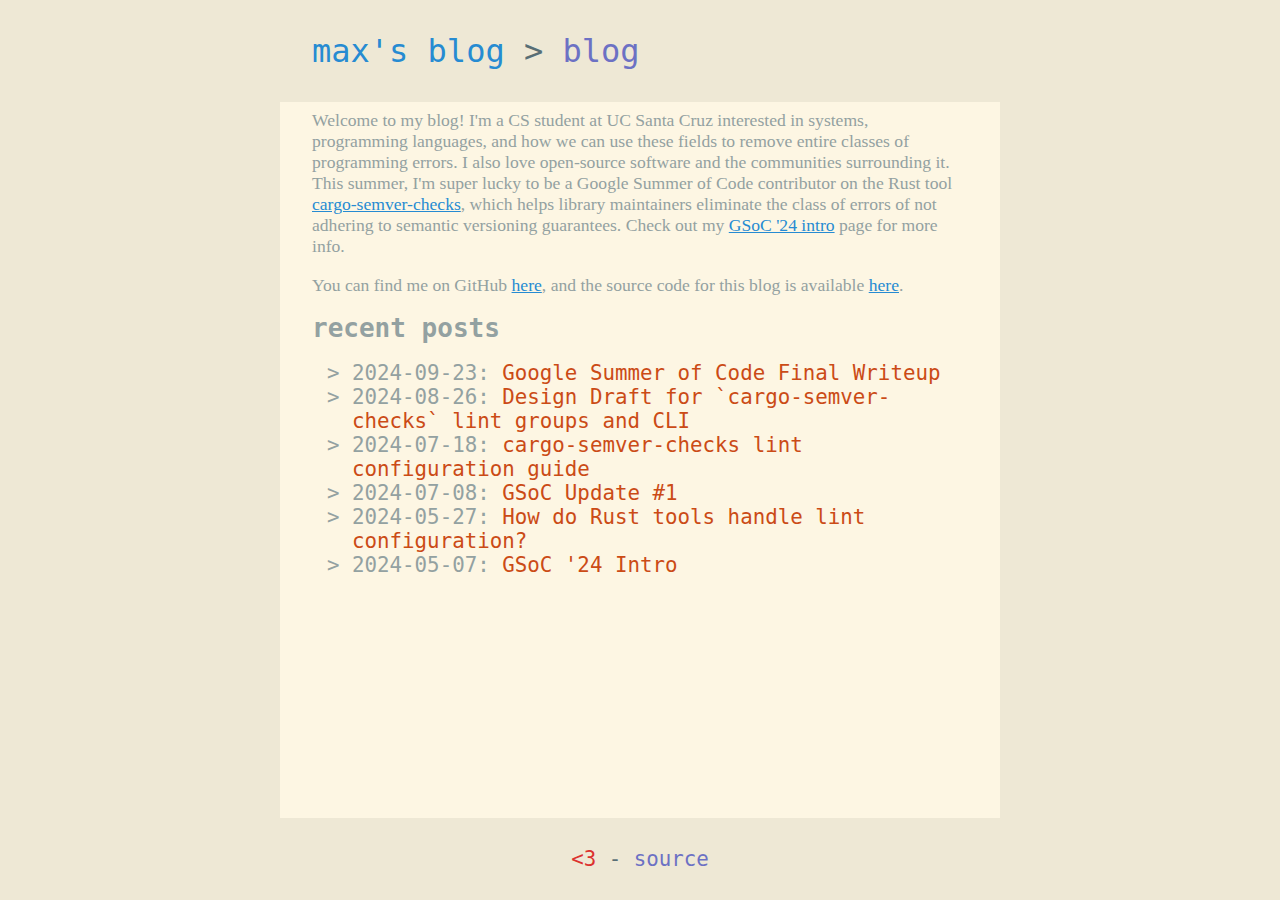
<file: index.html>
<!DOCTYPE html>
<html lang="en">
	<head>
		<meta charset="utf-8" />
		<title>
blog
  | max's blog</title>
		<link rel="stylesheet" href="/base.css" />
	</head>
	<body class="light">
		<div id="content">
			<header>
				<a href="/">max's blog</a>
				
&gt; <a class="title" href="https://blog.mcarr.one/">blog</a>

			</header>
			<article>
				
<div id="page">
	<p>Welcome to my blog! I'm a CS student at UC Santa Cruz interested in systems, programming languages, and how we can use these fields to remove entire classes of programming errors.  I also love open-source software and the communities surrounding it.  This summer, I'm super lucky to be a Google Summer of Code contributor on the Rust tool <a href="https://github.com/obi1kenobi/cargo-semver-checks">cargo-semver-checks</a>, which helps library maintainers eliminate the class of errors of not adhering to semantic versioning guarantees.  Check out my <a href="https://blog.mcarr.one/gsoc-24-intro/">GSoC '24 intro</a> page for more info.</p>
<p>You can find me on GitHub <a href="https://github.com/suaviloquence">here</a>, and the source code for this blog is available <a href="https://github.com/suaviloquence/blog">here</a>.</p>

</div>

<h1>recent posts</h1>
<ul id="pages">
	
	<li class="page"><span class="date">2024-09-23: </span> <a href="https://blog.mcarr.one/gsoc-final/">Google Summer of Code Final Writeup</a></li>
	
	<li class="page"><span class="date">2024-08-26: </span> <a href="https://blog.mcarr.one/lint-groups-cli-draft/">Design Draft for `cargo-semver-checks` lint groups and CLI</a></li>
	
	<li class="page"><span class="date">2024-07-18: </span> <a href="https://blog.mcarr.one/csc-config-guide/">cargo-semver-checks lint configuration guide</a></li>
	
	<li class="page"><span class="date">2024-07-08: </span> <a href="https://blog.mcarr.one/gsoc-update-1/">GSoC Update #1</a></li>
	
	<li class="page"><span class="date">2024-05-27: </span> <a href="https://blog.mcarr.one/rust-lint-config/">How do Rust tools handle lint configuration?</a></li>
	
	<li class="page"><span class="date">2024-05-07: </span> <a href="https://blog.mcarr.one/gsoc-24-intro/">GSoC &#x27;24 Intro</a></li>
	
</ul>

			</article>
			<footer>
				<p>
				<span id="heart">&lt;3</span> - <a href="https://github.com/suaviloquence/blog" target="_blank">source</a>
				</p>
			</footer>
		</div>
	</body>
</html>
</file>
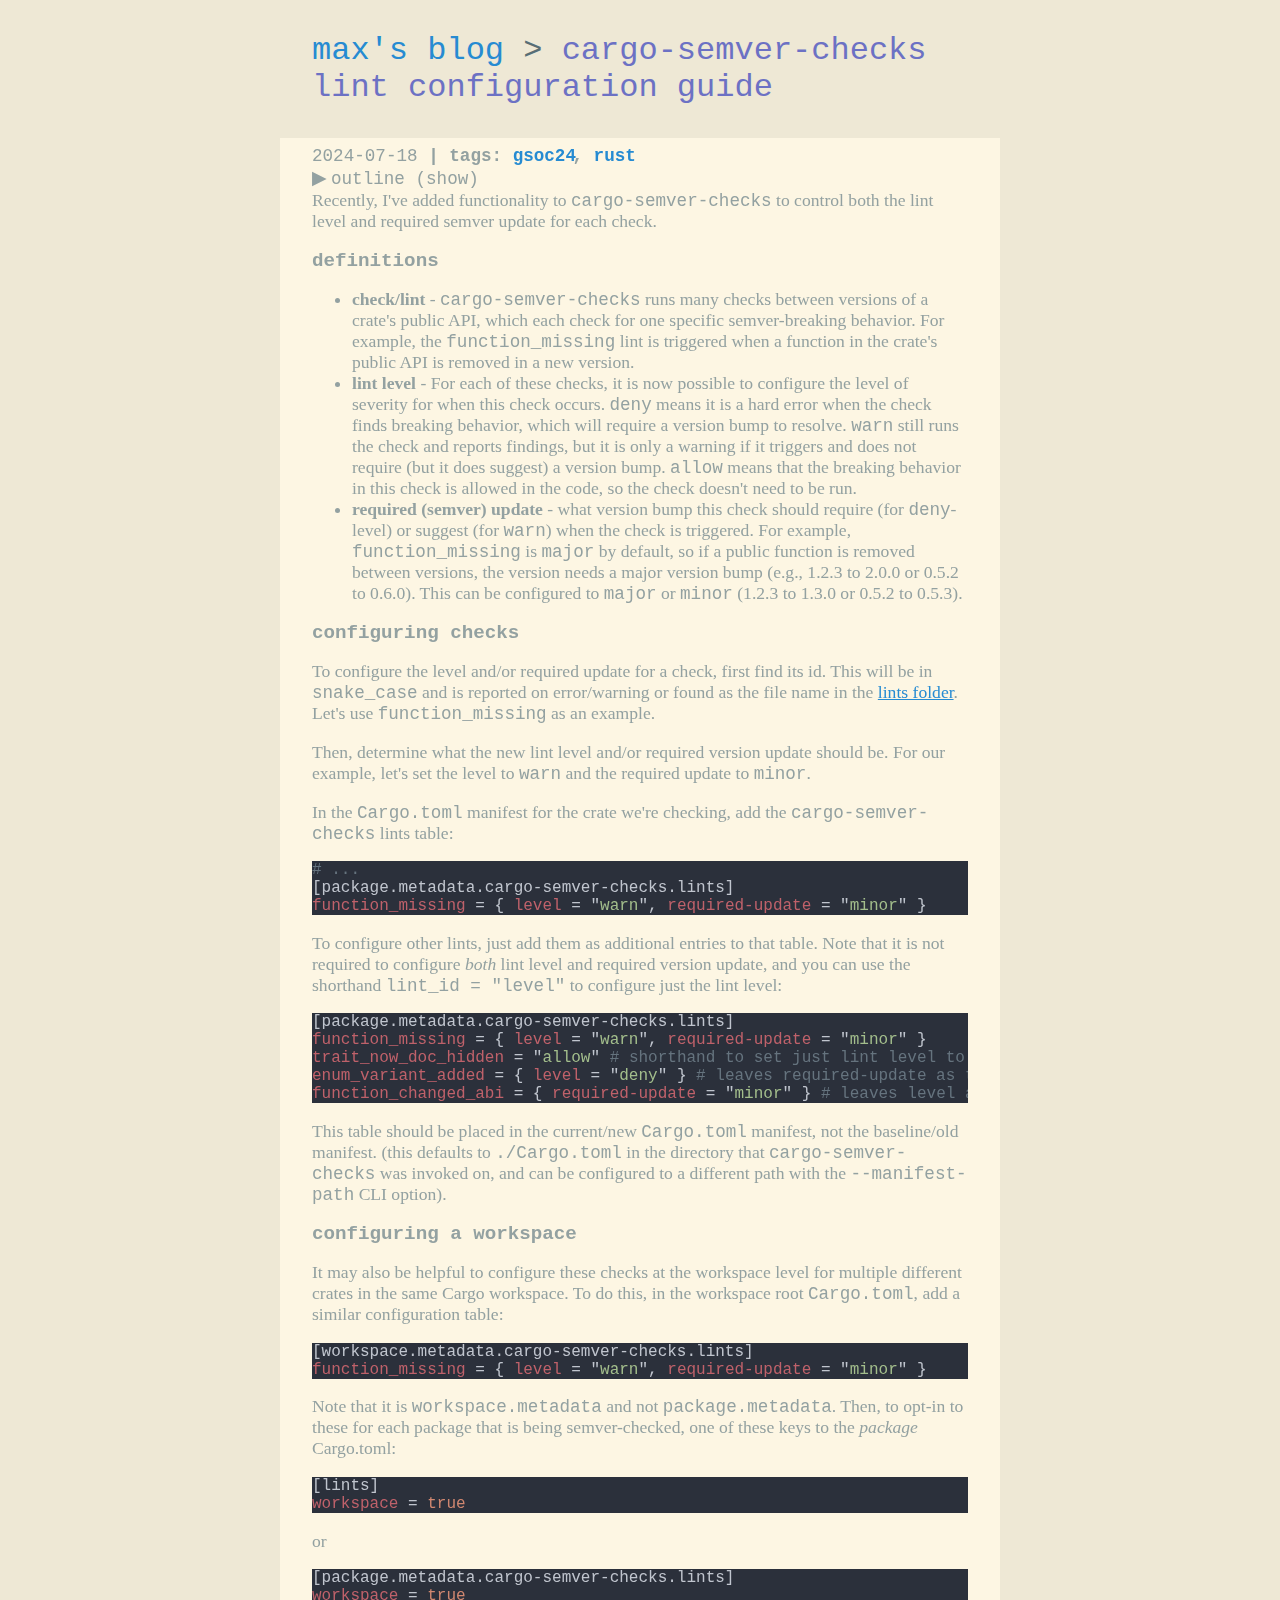
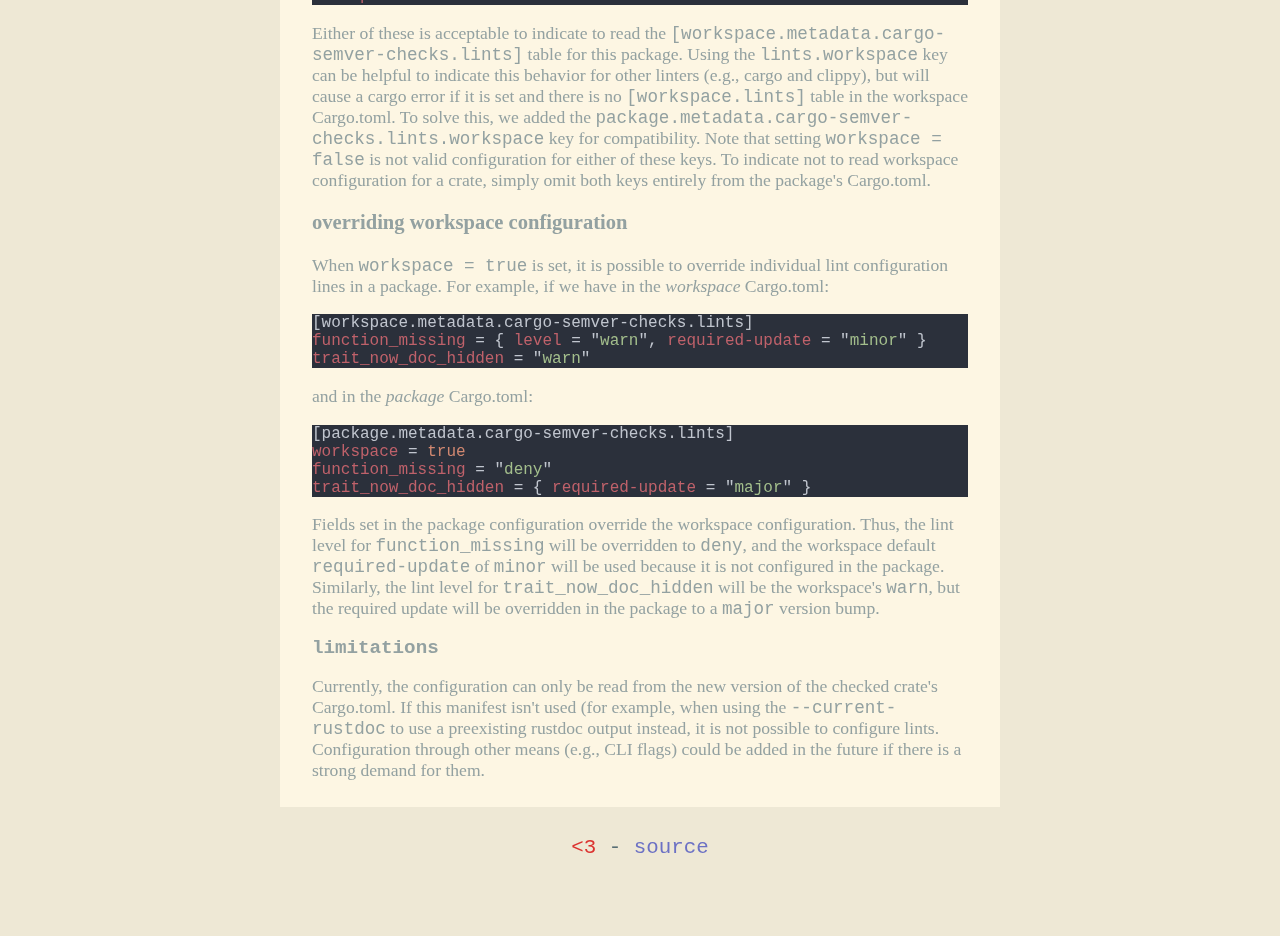
<file: csc-config-guide/index.html>
<!DOCTYPE html>
<html lang="en">
	<head>
		<meta charset="utf-8" />
		<title> cargo-semver-checks lint configuration guide   | max's blog</title>
		<link rel="stylesheet" href="/base.css" />
	</head>
	<body class="light">
		<div id="content">
			<header>
				<a href="/">max's blog</a>
				 &gt;
<a class="title" href="https://blog.mcarr.one/csc-config-guide/">cargo-semver-checks lint configuration guide</a>

			</header>
			<article>
				
<h2 id="subtitle">
    <span class="date">2024-07-18</span>
     | tags:
    <ul id="tags">
        
        <li><a href="/tags/gsoc24">gsoc24</a></li>
        
        <li><a href="/tags/rust">rust</a></li>
        
    </ul>
    
</h2>


<div id="show-toc">
    <input id="show-toc-box" type="checkbox" />
    <label for="show-toc-box">outline</label>
</div>
<div id="toc">
    <ol>
        
        <li>
            <a href="https://blog.mcarr.one/csc-config-guide/#definitions">definitions</a>
            
        </li>
        
        <li>
            <a href="https://blog.mcarr.one/csc-config-guide/#configuring-checks">configuring checks</a>
            
        </li>
        
        <li>
            <a href="https://blog.mcarr.one/csc-config-guide/#configuring-a-workspace">configuring a workspace</a>
            
            <ol>
                
                <li>
                    <a href="https://blog.mcarr.one/csc-config-guide/#overriding-workspace-configuration"
                        >overriding workspace configuration</a
                    >
                </li>
                
            </ol>
            
        </li>
        
        <li>
            <a href="https://blog.mcarr.one/csc-config-guide/#limitations">limitations</a>
            
        </li>
        
    </ol>
</div>
 

<div id="page"><p>Recently, I've added functionality to <code>cargo-semver-checks</code> to control both the lint level and required semver update for each check.</p>
<h2 id="definitions">definitions</h2>
<ul>
<li><strong>check/lint</strong> - <code>cargo-semver-checks</code> runs many checks between versions of a crate's public API, which each check for one specific semver-breaking behavior.  For example, the <code>function_missing</code> lint is triggered when a function in the crate's public API is removed in a new version. </li>
<li><strong>lint level</strong> - For each of these checks, it is now possible to configure the level of severity for when this check occurs.  <code>deny</code> means it is a hard error when the check finds breaking behavior, which will require a version bump to resolve.  <code>warn</code> still runs the check and reports findings, but it is only a warning if it triggers and does not require (but it does suggest) a version bump.  <code>allow</code> means that the breaking behavior in this check is allowed in the code, so the check doesn't need to be run.</li>
<li><strong>required (semver) update</strong> - what version bump this check should require (for <code>deny</code>-level) or suggest (for <code>warn</code>) when the check is triggered.  For example, <code>function_missing</code> is <code>major</code> by default, so if a public function is removed between versions, the version needs a major version bump (e.g., 1.2.3 to 2.0.0 or 0.5.2 to 0.6.0).  This can be configured to <code>major</code> or <code>minor</code> (1.2.3 to 1.3.0 or 0.5.2 to 0.5.3).</li>
</ul>
<h2 id="configuring-checks">configuring checks</h2>
<p>To configure the level and/or required update for a check, first find its id.  This will be in <code>snake_case</code> and is reported on error/warning or found as the file name in the <a href="https://github.com/obi1kenobi/cargo-semver-checks/tree/main/src/lints">lints folder</a>.  Let's use <code>function_missing</code> as an example.</p>
<p>Then, determine what the new lint level and/or required version update should be.  For our example, let's set the level to <code>warn</code> and the required update to <code>minor</code>.</p>
<p>In the <code>Cargo.toml</code> manifest for the crate we're checking, add the <code>cargo-semver-checks</code> lints table:</p>
<pre data-lang="toml" style="background-color:#2b303b;color:#c0c5ce;" class="language-toml "><code class="language-toml" data-lang="toml"><span style="color:#65737e;"># ...
</span><span>[package.metadata.cargo-semver-checks.lints]
</span><span style="color:#bf616a;">function_missing </span><span>= { </span><span style="color:#bf616a;">level </span><span>= &quot;</span><span style="color:#a3be8c;">warn</span><span>&quot;, </span><span style="color:#bf616a;">required-update </span><span>= &quot;</span><span style="color:#a3be8c;">minor</span><span>&quot; }
</span></code></pre>
<p>To configure other lints, just add them as additional entries to that table.  Note that it is not required to configure <em>both</em> lint level and required version update, and you can use the shorthand <code>lint_id = &quot;level&quot;</code> to configure just the lint level:</p>
<pre data-lang="toml" style="background-color:#2b303b;color:#c0c5ce;" class="language-toml "><code class="language-toml" data-lang="toml"><span>[package.metadata.cargo-semver-checks.lints]
</span><span style="color:#bf616a;">function_missing </span><span>= { </span><span style="color:#bf616a;">level </span><span>= &quot;</span><span style="color:#a3be8c;">warn</span><span>&quot;, </span><span style="color:#bf616a;">required-update </span><span>= &quot;</span><span style="color:#a3be8c;">minor</span><span>&quot; }
</span><span style="color:#bf616a;">trait_now_doc_hidden </span><span>= &quot;</span><span style="color:#a3be8c;">allow</span><span>&quot; </span><span style="color:#65737e;"># shorthand to set just lint level to `allow`
</span><span style="color:#bf616a;">enum_variant_added </span><span>= { </span><span style="color:#bf616a;">level </span><span>= &quot;</span><span style="color:#a3be8c;">deny</span><span>&quot; } </span><span style="color:#65737e;"># leaves required-update as the default
</span><span style="color:#bf616a;">function_changed_abi </span><span>= { </span><span style="color:#bf616a;">required-update </span><span>= &quot;</span><span style="color:#a3be8c;">minor</span><span>&quot; } </span><span style="color:#65737e;"># leaves level as default
</span></code></pre>
<p>This table should be placed in the current/new <code>Cargo.toml</code> manifest, not the baseline/old manifest.  (this defaults to <code>./Cargo.toml</code> in the directory that <code>cargo-semver-checks</code> was invoked on, and can be configured to a different path with the <code>--manifest-path</code> CLI option).</p>
<h2 id="configuring-a-workspace">configuring a workspace</h2>
<p>It may also be helpful to configure these checks at the workspace level for multiple different crates in the same Cargo workspace. To do this, in the workspace root <code>Cargo.toml</code>, add a similar configuration table:</p>
<pre data-lang="toml" style="background-color:#2b303b;color:#c0c5ce;" class="language-toml "><code class="language-toml" data-lang="toml"><span>[workspace.metadata.cargo-semver-checks.lints]
</span><span style="color:#bf616a;">function_missing </span><span>= { </span><span style="color:#bf616a;">level </span><span>= &quot;</span><span style="color:#a3be8c;">warn</span><span>&quot;, </span><span style="color:#bf616a;">required-update </span><span>= &quot;</span><span style="color:#a3be8c;">minor</span><span>&quot; }
</span></code></pre>
<p>Note that it is <code>workspace.metadata</code> and not <code>package.metadata</code>.  Then, to opt-in to these for each package that is being semver-checked, one of these keys to the <em>package</em> Cargo.toml:</p>
<pre data-lang="toml" style="background-color:#2b303b;color:#c0c5ce;" class="language-toml "><code class="language-toml" data-lang="toml"><span>[lints]
</span><span style="color:#bf616a;">workspace </span><span>= </span><span style="color:#d08770;">true
</span></code></pre>
<p>or </p>
<pre data-lang="toml" style="background-color:#2b303b;color:#c0c5ce;" class="language-toml "><code class="language-toml" data-lang="toml"><span>[package.metadata.cargo-semver-checks.lints]
</span><span style="color:#bf616a;">workspace </span><span>= </span><span style="color:#d08770;">true
</span></code></pre>
<p>Either of these is acceptable to indicate to read the <code>[workspace.metadata.cargo-semver-checks.lints]</code> table for this package.  Using the <code>lints.workspace</code> key can be helpful to indicate this behavior for other linters (e.g., cargo and clippy), but will cause a cargo error if it is set and there is no <code>[workspace.lints]</code> table in the workspace Cargo.toml.  To solve this, we added the <code>package.metadata.cargo-semver-checks.lints.workspace</code> key for compatibility. Note that setting <code>workspace = false</code> is not valid configuration for either of these keys.  To indicate not to read workspace configuration for a crate, simply omit both keys entirely from the package's Cargo.toml.</p>
<h3 id="overriding-workspace-configuration">overriding workspace configuration</h3>
<p>When <code>workspace = true</code> is set, it is possible to override individual lint configuration lines in a package.  For example, if we have in the <em>workspace</em> Cargo.toml:</p>
<pre data-lang="toml" style="background-color:#2b303b;color:#c0c5ce;" class="language-toml "><code class="language-toml" data-lang="toml"><span>[workspace.metadata.cargo-semver-checks.lints]
</span><span style="color:#bf616a;">function_missing </span><span>= { </span><span style="color:#bf616a;">level </span><span>= &quot;</span><span style="color:#a3be8c;">warn</span><span>&quot;, </span><span style="color:#bf616a;">required-update </span><span>= &quot;</span><span style="color:#a3be8c;">minor</span><span>&quot; }
</span><span style="color:#bf616a;">trait_now_doc_hidden </span><span>= &quot;</span><span style="color:#a3be8c;">warn</span><span>&quot;
</span></code></pre>
<p>and in the <em>package</em> Cargo.toml:</p>
<pre data-lang="toml" style="background-color:#2b303b;color:#c0c5ce;" class="language-toml "><code class="language-toml" data-lang="toml"><span>[package.metadata.cargo-semver-checks.lints]
</span><span style="color:#bf616a;">workspace </span><span>= </span><span style="color:#d08770;">true
</span><span style="color:#bf616a;">function_missing </span><span>= &quot;</span><span style="color:#a3be8c;">deny</span><span>&quot;
</span><span style="color:#bf616a;">trait_now_doc_hidden </span><span>= { </span><span style="color:#bf616a;">required-update </span><span>= &quot;</span><span style="color:#a3be8c;">major</span><span>&quot; }
</span></code></pre>
<p>Fields set in the package configuration override the workspace configuration.  Thus, the lint level for <code>function_missing</code> will be overridden to <code>deny</code>, and the workspace default <code>required-update</code> of <code>minor</code> will be used because it is not configured in the package.  Similarly, the lint level for <code>trait_now_doc_hidden</code> will be the workspace's <code>warn</code>, but the required update will be overridden in the package to a <code>major</code> version bump.</p>
<h2 id="limitations">limitations</h2>
<p>Currently, the configuration can only be read from the new version of the checked crate's Cargo.toml.  If this manifest isn't used (for example, when using the <code>--current-rustdoc</code> to use a preexisting rustdoc output instead, it is not possible to configure lints.  Configuration through other means (e.g., CLI flags) could be added in the future if there is a strong demand for them.</p>
</div>

			</article>
			<footer>
				<p>
				<span id="heart">&lt;3</span> - <a href="https://github.com/suaviloquence/blog" target="_blank">source</a>
				</p>
			</footer>
		</div>
	</body>
</html>
</file>
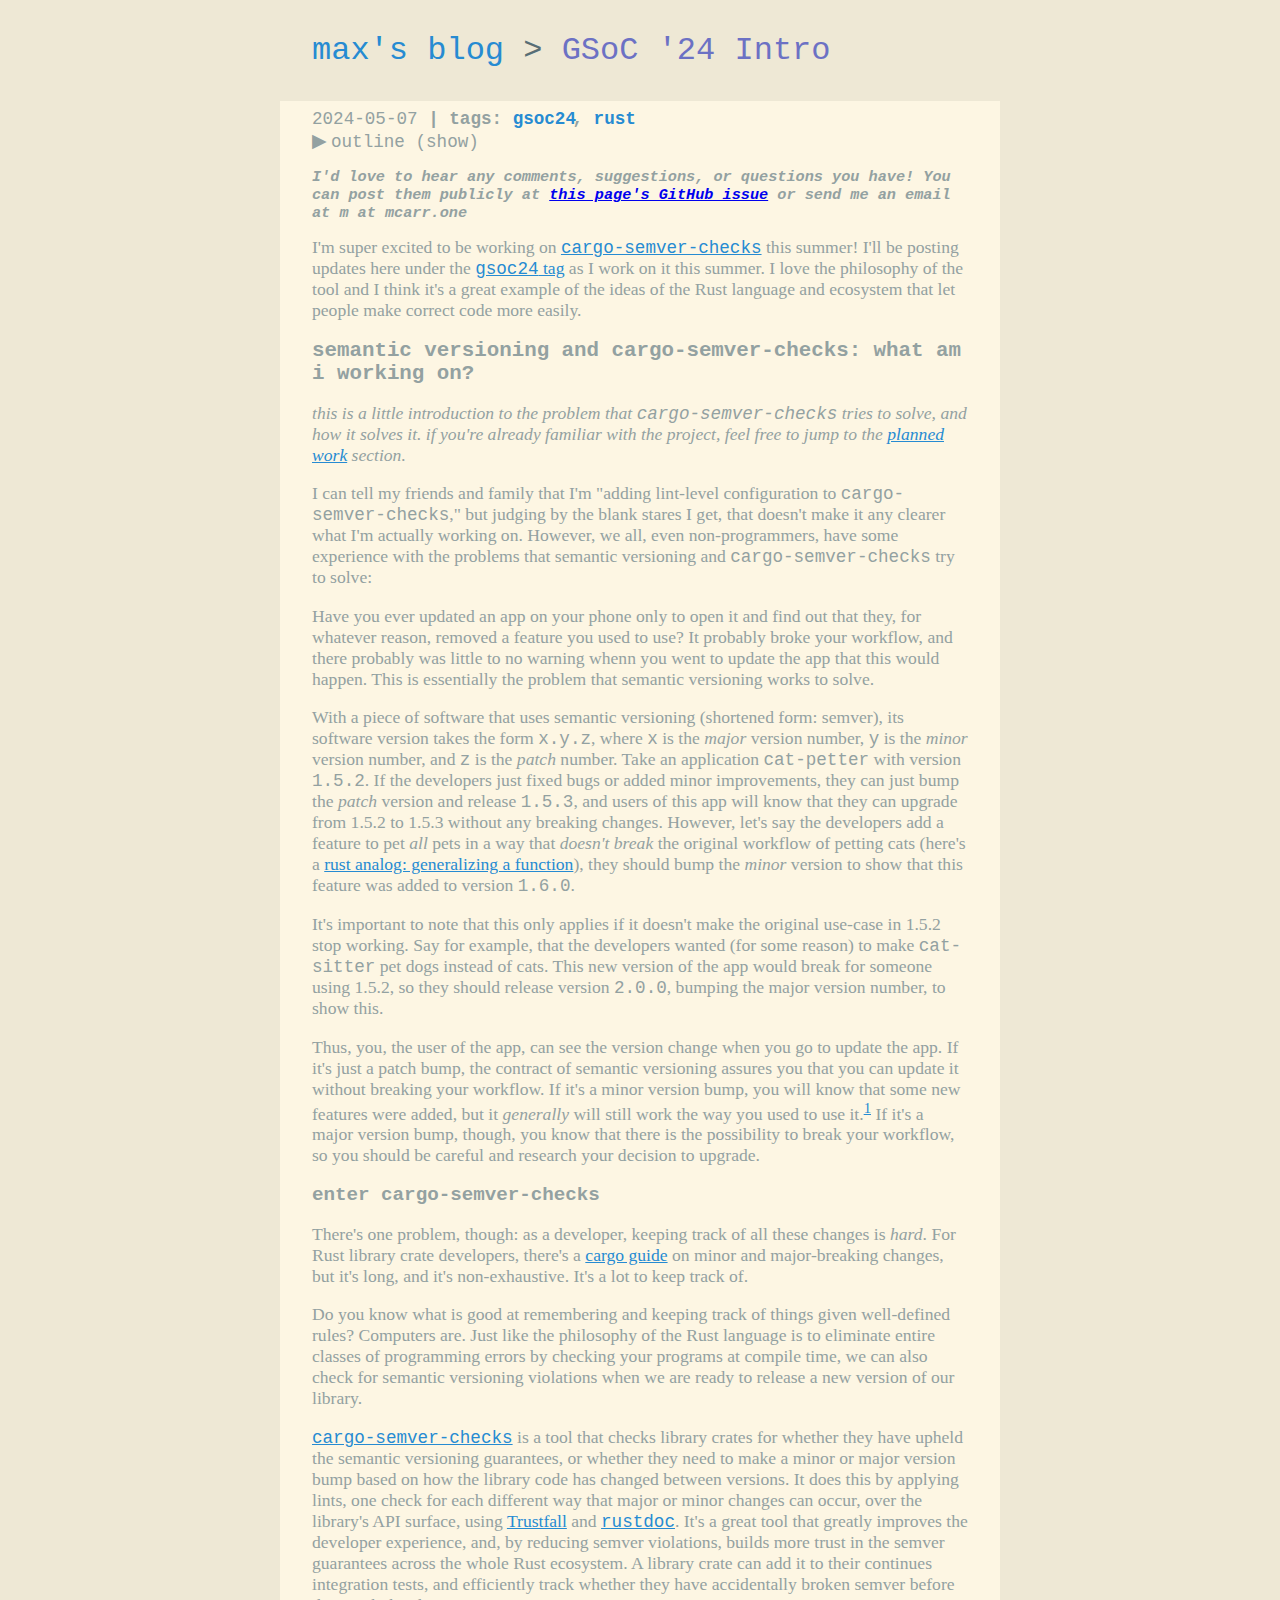
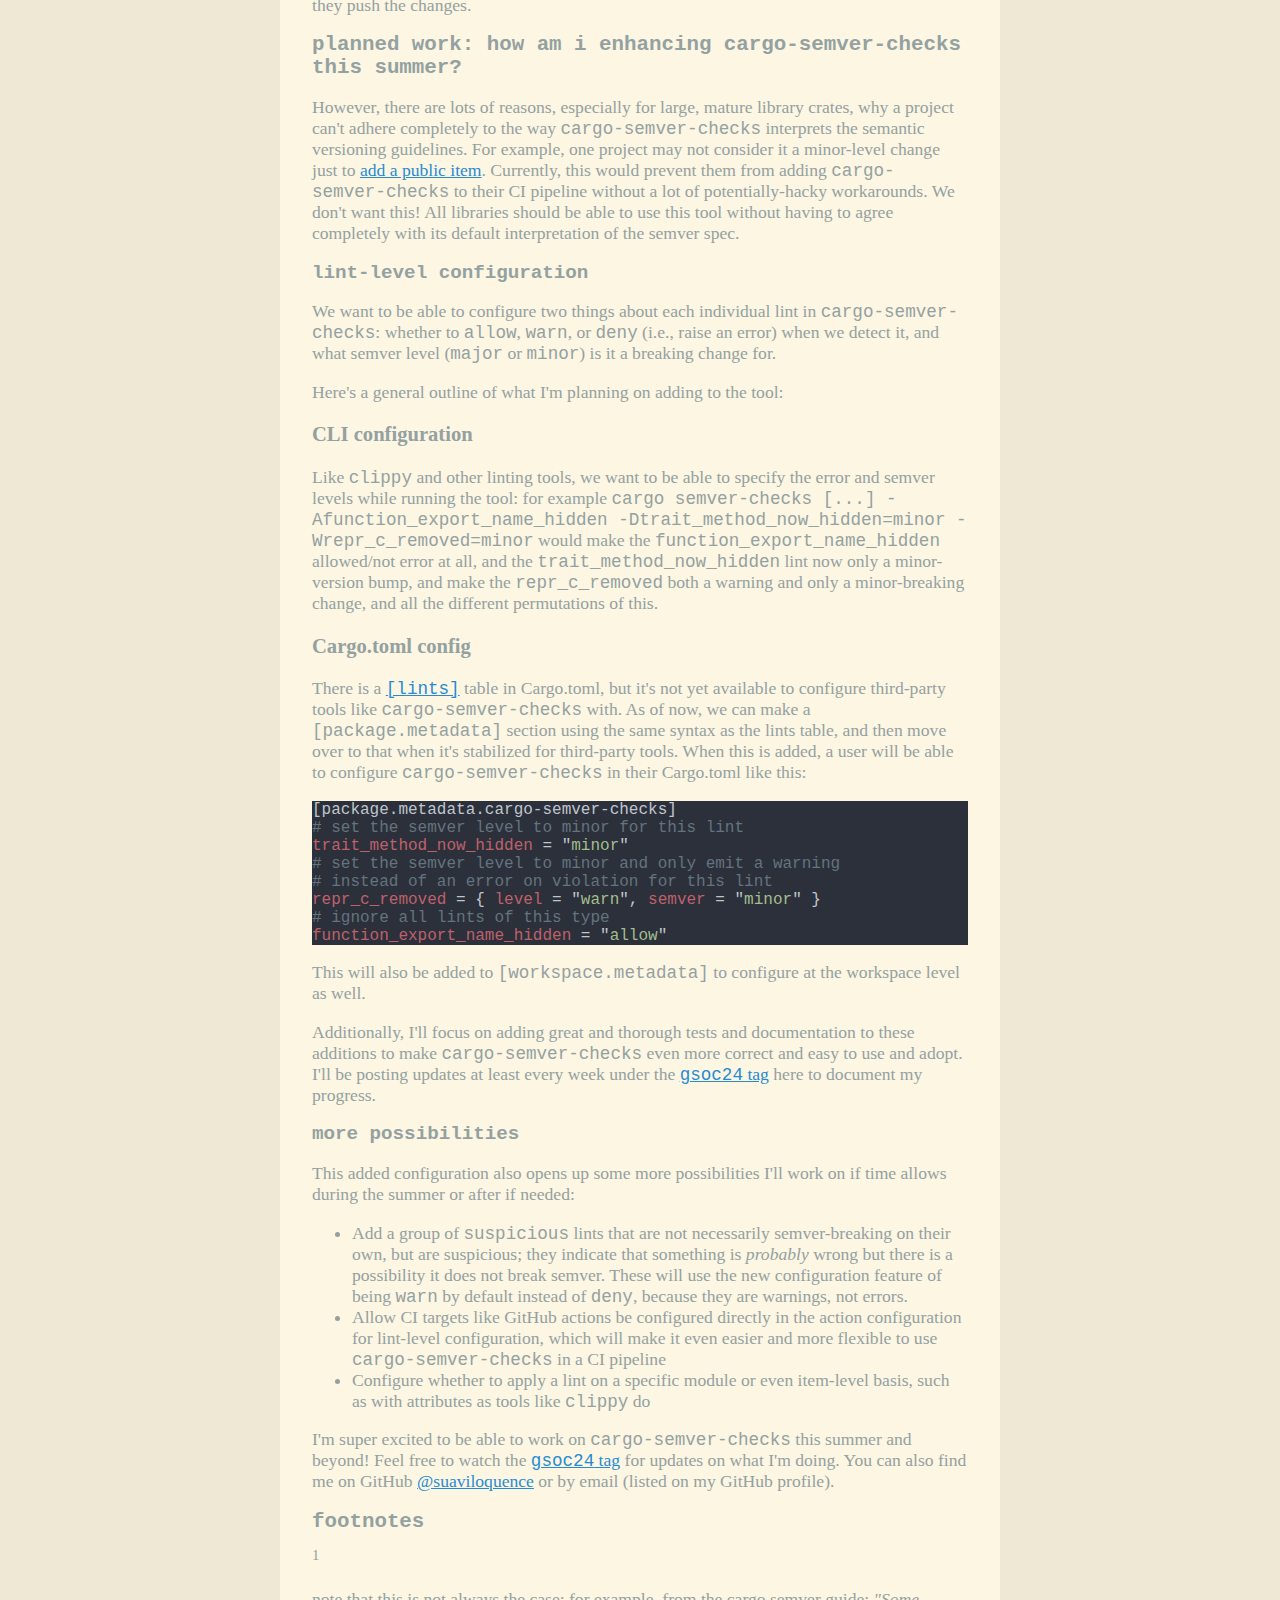
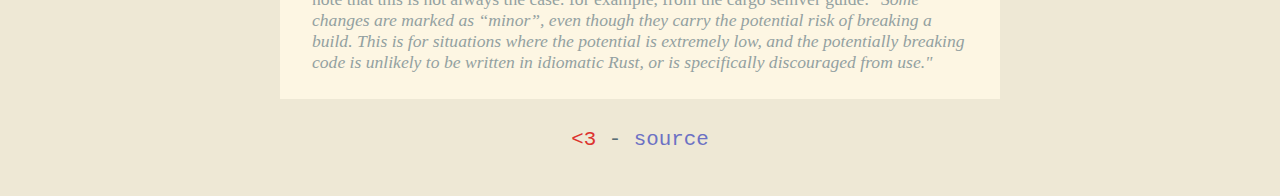
<file: gsoc-24-intro/index.html>
<!DOCTYPE html>
<html lang="en">
	<head>
		<meta charset="utf-8" />
		<title> GSoC &#x27;24 Intro   | max's blog</title>
		<link rel="stylesheet" href="/base.css" />
	</head>
	<body class="light">
		<div id="content">
			<header>
				<a href="/">max's blog</a>
				 &gt;
<a class="title" href="https://blog.mcarr.one/gsoc-24-intro/">GSoC &#x27;24 Intro</a>

			</header>
			<article>
				
<h2 id="subtitle">
    <span class="date">2024-05-07</span>
     | tags:
    <ul id="tags">
        
        <li><a href="/tags/gsoc24">gsoc24</a></li>
        
        <li><a href="/tags/rust">rust</a></li>
        
    </ul>
    
</h2>


<div id="show-toc">
    <input id="show-toc-box" type="checkbox" />
    <label for="show-toc-box">outline</label>
</div>
<div id="toc">
    <ol>
        
        <li>
            <a href="https://blog.mcarr.one/gsoc-24-intro/#semantic-versioning-and-cargo-semver-checks-what-am-i-working-on">semantic versioning and cargo-semver-checks: what am i working on?</a>
            
            <ol>
                
                <li>
                    <a href="https://blog.mcarr.one/gsoc-24-intro/#enter-cargo-semver-checks"
                        >enter cargo-semver-checks</a
                    >
                </li>
                
            </ol>
            
        </li>
        
        <li>
            <a href="https://blog.mcarr.one/gsoc-24-intro/#planned-work">planned work: how am i enhancing cargo-semver-checks this summer?</a>
            
            <ol>
                
                <li>
                    <a href="https://blog.mcarr.one/gsoc-24-intro/#lint-level-configuration"
                        >lint-level configuration</a
                    >
                </li>
                
                <li>
                    <a href="https://blog.mcarr.one/gsoc-24-intro/#more-possibilities"
                        >more possibilities</a
                    >
                </li>
                
            </ol>
            
        </li>
        
        <li>
            <a href="https://blog.mcarr.one/gsoc-24-intro/#footnotes">footnotes</a>
            
        </li>
        
    </ol>
</div>
 
<h3 class="notice">
    I'd love to hear any comments, suggestions, or questions you have! You can
    post them publicly at
    <a
        href="https://github.com/suaviloquence/blog/issues/1"
        target="_blank"
        >this page's GitHub issue</a
    >
    or send me an email at <code>m at mcarr.one</code>
</h3>


<div id="page"><p>I'm super excited to be working on <a href="https://github.com/obi1kenobi/cargo-semver-checks"><code>cargo-semver-checks</code></a> this summer! I'll be posting updates here under the <a href="/tags/gsoc24"><code>gsoc24</code> tag</a> as I work on it this summer. I love the philosophy of the tool and I think it's a great example of the ideas of the Rust language and ecosystem that let people make correct code more easily.</p>
<h1 id="semantic-versioning-and-cargo-semver-checks-what-am-i-working-on">semantic versioning and <code>cargo-semver-checks</code>: what am i working on?</h1>
<p><em>this is a little introduction to the problem that <code>cargo-semver-checks</code> tries to solve, and how it solves it. if you're already familiar with the project, feel free to jump to the <a href="https://blog.mcarr.one/gsoc-24-intro/#planned-work">planned work</a> section.</em></p>
<p>I can tell my friends and family that I'm &quot;adding lint-level configuration to <code>cargo-semver-checks</code>,&quot; but judging by the blank stares I get, that doesn't make it any clearer what I'm actually working on. However, we all, even non-programmers, have some experience with the problems that semantic versioning and <code>cargo-semver-checks</code> try to solve:</p>
<p>Have you ever updated an app on your phone only to open it and find out that they, for whatever reason, removed a feature you used to use? It probably broke your workflow, and there probably was little to no warning whenn you went to update the app that this would happen. This is essentially the problem that semantic versioning works to solve.</p>
<p>With a piece of software that uses semantic versioning (shortened form: semver), its software version takes the form <code>x.y.z</code>, where <code>x</code> is the <em>major</em> version number, <code>y</code> is the <em>minor</em> version number, and <code>z</code> is the <em>patch</em> number. Take an application <code>cat-petter</code> with version <code>1.5.2</code>. If the developers just fixed bugs or added minor improvements, they can just bump the <em>patch</em> version and release <code>1.5.3</code>, and users of this app will know that they can upgrade from 1.5.2 to 1.5.3 without any breaking changes. However, let's say the developers add a feature to pet <em>all</em> pets in a way that <em>doesn't break</em> the original workflow of petting cats (here's a <a href="https://doc.rust-lang.org/cargo/reference/semver.html#fn-generalize-compatible">rust analog: generalizing a function</a>), they should bump the <em>minor</em> version to show that this feature was added to version <code>1.6.0</code>.</p>
<p>It's important to note that this only applies if it doesn't make the original use-case in 1.5.2 stop working. Say for example, that the developers wanted (for some reason) to make <code>cat-sitter</code> pet dogs instead of cats. This new version of the app would break for someone using 1.5.2, so they should release version <code>2.0.0</code>, bumping the major version number, to show this.</p>
<p>Thus, you, the user of the app, can see the version change when you go to update the app. If it's just a patch bump, the contract of semantic versioning assures you that you can update it without breaking your workflow. If it's a minor version bump, you will know that some new features were added, but it <em>generally</em> will still work the way you used to use it.<sup class="footnote-reference"><a href="#1">1</a></sup> If it's a major version bump, though, you know that there is the possibility to break your workflow, so you should be careful and research your decision to upgrade.</p>
<h2 id="enter-cargo-semver-checks">enter <code>cargo-semver-checks</code></h2>
<p>There's one problem, though: as a developer, keeping track of all these changes is <em>hard</em>. For Rust library crate developers, there's a <a href="https://doc.rust-lang.org/cargo/reference/semver.html">cargo guide</a> on minor and major-breaking changes, but it's long, and it's non-exhaustive. It's a lot to keep track of.</p>
<p>Do you know what is good at remembering and keeping track of things given well-defined rules? Computers are. Just like the philosophy of the Rust language is to eliminate entire classes of programming errors by checking your programs at compile time, we can also check for semantic versioning violations when we are ready to release a new version of our library.</p>
<p><a href="https://github.com/obi1kenobi/cargo-semver-checks"><code>cargo-semver-checks</code></a> is a tool that checks library crates for whether they have upheld the semantic versioning guarantees, or whether they need to make a minor or major version bump based on how the library code has changed between versions. It does this by applying lints, one check for each different way that major or minor changes can occur, over the library's API surface, using <a href="https://github.com/obi1kenobi/trustfall">Trustfall</a> and <a href="https://doc.rust-lang.org/rustdoc/index.html"><code>rustdoc</code></a>.
It's a great tool that greatly improves the developer experience, and, by reducing semver violations, builds more trust in the semver guarantees across the whole Rust ecosystem. A library crate can add it to their continues integration tests, and efficiently track whether they have accidentally broken semver before they push the changes.</p>
<h1 id="planned-work">planned work: how am i enhancing <code>cargo-semver-checks</code> this summer?</h1>
<p>However, there are lots of reasons, especially for large, mature library crates, why a project can't adhere completely to the way <code>cargo-semver-checks</code> interprets the semantic versioning guidelines. For example, one project may not consider it a minor-level change just to <a href="https://doc.rust-lang.org/cargo/reference/semver.html#item-new">add a public item</a>. Currently, this would prevent them from adding <code>cargo-semver-checks</code> to their CI pipeline without a lot of potentially-hacky workarounds. We don't want this! All libraries should be able to use this tool without having to agree completely with its default interpretation of the semver spec.</p>
<h2 id="lint-level-configuration">lint-level configuration</h2>
<p>We want to be able to configure two things about each individual lint in <code>cargo-semver-checks</code>: whether to <code>allow</code>, <code>warn</code>, or <code>deny</code> (i.e., raise an error) when we detect it, and what semver level (<code>major</code> or <code>minor</code>) is it a breaking change for.</p>
<p>Here's a general outline of what I'm planning on adding to the tool:</p>
<h3 id="cli-configuration">CLI configuration</h3>
<p>Like <code>clippy</code> and other linting tools, we want to be able to specify the error and semver levels while running the tool: for example <code>cargo semver-checks [...] -Afunction_export_name_hidden -Dtrait_method_now_hidden=minor -Wrepr_c_removed=minor</code> would make the <code>function_export_name_hidden</code> allowed/not error at all, and the <code>trait_method_now_hidden</code> lint now only a minor-version bump, and make the <code>repr_c_removed</code> both a warning and only a minor-breaking change, and all the different permutations of this.</p>
<h3 id="cargo-toml-config">Cargo.toml config</h3>
<p>There is a <a href="https://doc.rust-lang.org/cargo/reference/manifest.html#the-lints-section"><code>[lints]</code></a> table in Cargo.toml, but it's not yet available to configure third-party tools like <code>cargo-semver-checks</code> with. As of now, we can make a <code>[package.metadata]</code> section using the same syntax as the lints table, and then move over to that when it's stabilized for third-party tools. When this is added, a user will be able to configure <code>cargo-semver-checks</code> in their Cargo.toml like this:</p>
<pre data-lang="toml" style="background-color:#2b303b;color:#c0c5ce;" class="language-toml "><code class="language-toml" data-lang="toml"><span>[package.metadata.cargo-semver-checks]
</span><span style="color:#65737e;"># set the semver level to minor for this lint
</span><span style="color:#bf616a;">trait_method_now_hidden </span><span>= &quot;</span><span style="color:#a3be8c;">minor</span><span>&quot;
</span><span style="color:#65737e;"># set the semver level to minor and only emit a warning
</span><span style="color:#65737e;"># instead of an error on violation for this lint
</span><span style="color:#bf616a;">repr_c_removed </span><span>= { </span><span style="color:#bf616a;">level </span><span>= &quot;</span><span style="color:#a3be8c;">warn</span><span>&quot;, </span><span style="color:#bf616a;">semver </span><span>= &quot;</span><span style="color:#a3be8c;">minor</span><span>&quot; }
</span><span style="color:#65737e;"># ignore all lints of this type
</span><span style="color:#bf616a;">function_export_name_hidden </span><span>= &quot;</span><span style="color:#a3be8c;">allow</span><span>&quot;
</span></code></pre>
<p>This will also be added to <code>[workspace.metadata]</code> to configure at the workspace level as well.</p>
<p>Additionally, I'll focus on adding great and thorough tests and documentation to these additions to make <code>cargo-semver-checks</code> even more correct and easy to use and adopt. I'll be posting updates at least every week under the <a href="/tags/gsoc24"><code>gsoc24</code> tag</a> here to document my progress.</p>
<h2 id="more-possibilities">more possibilities</h2>
<p>This added configuration also opens up some more possibilities I'll work on if time allows during the summer or after if needed:</p>
<ul>
<li>Add a group of <code>suspicious</code> lints that are not necessarily semver-breaking on their own, but are suspicious; they indicate that something is <em>probably</em> wrong but there is a possibility it does not break semver. These will use the new configuration feature of being <code>warn</code> by default instead of <code>deny</code>, because they are warnings, not errors.</li>
<li>Allow CI targets like GitHub actions be configured directly in the action configuration for lint-level configuration, which will make it even easier and more flexible to use <code>cargo-semver-checks</code> in a CI pipeline</li>
<li>Configure whether to apply a lint on a specific module or even item-level basis, such as with attributes as tools like <code>clippy</code> do</li>
</ul>
<p>I'm super excited to be able to work on <code>cargo-semver-checks</code> this summer and beyond! Feel free to watch the <a href="/tags/gsoc24"><code>gsoc24</code> tag</a> for updates on what I'm doing. You can also find me on GitHub <a href="https://github.com/suaviloquence">@suaviloquence</a> or by email (listed on my GitHub profile).</p>
<h1 id="footnotes">footnotes</h1>
<div class="footnote-definition" id="1"><sup class="footnote-definition-label">1</sup>
<p>note that this is not always the case: for example, from the cargo semver guide: <em>&quot;Some changes are marked as “minor”, even though they carry the potential risk of breaking a build. This is for situations where the potential is extremely low, and the potentially breaking code is unlikely to be written in idiomatic Rust, or is specifically discouraged from use.&quot;</em></p>
</div>
</div>

			</article>
			<footer>
				<p>
				<span id="heart">&lt;3</span> - <a href="https://github.com/suaviloquence/blog" target="_blank">source</a>
				</p>
			</footer>
		</div>
	</body>
</html>
</file>
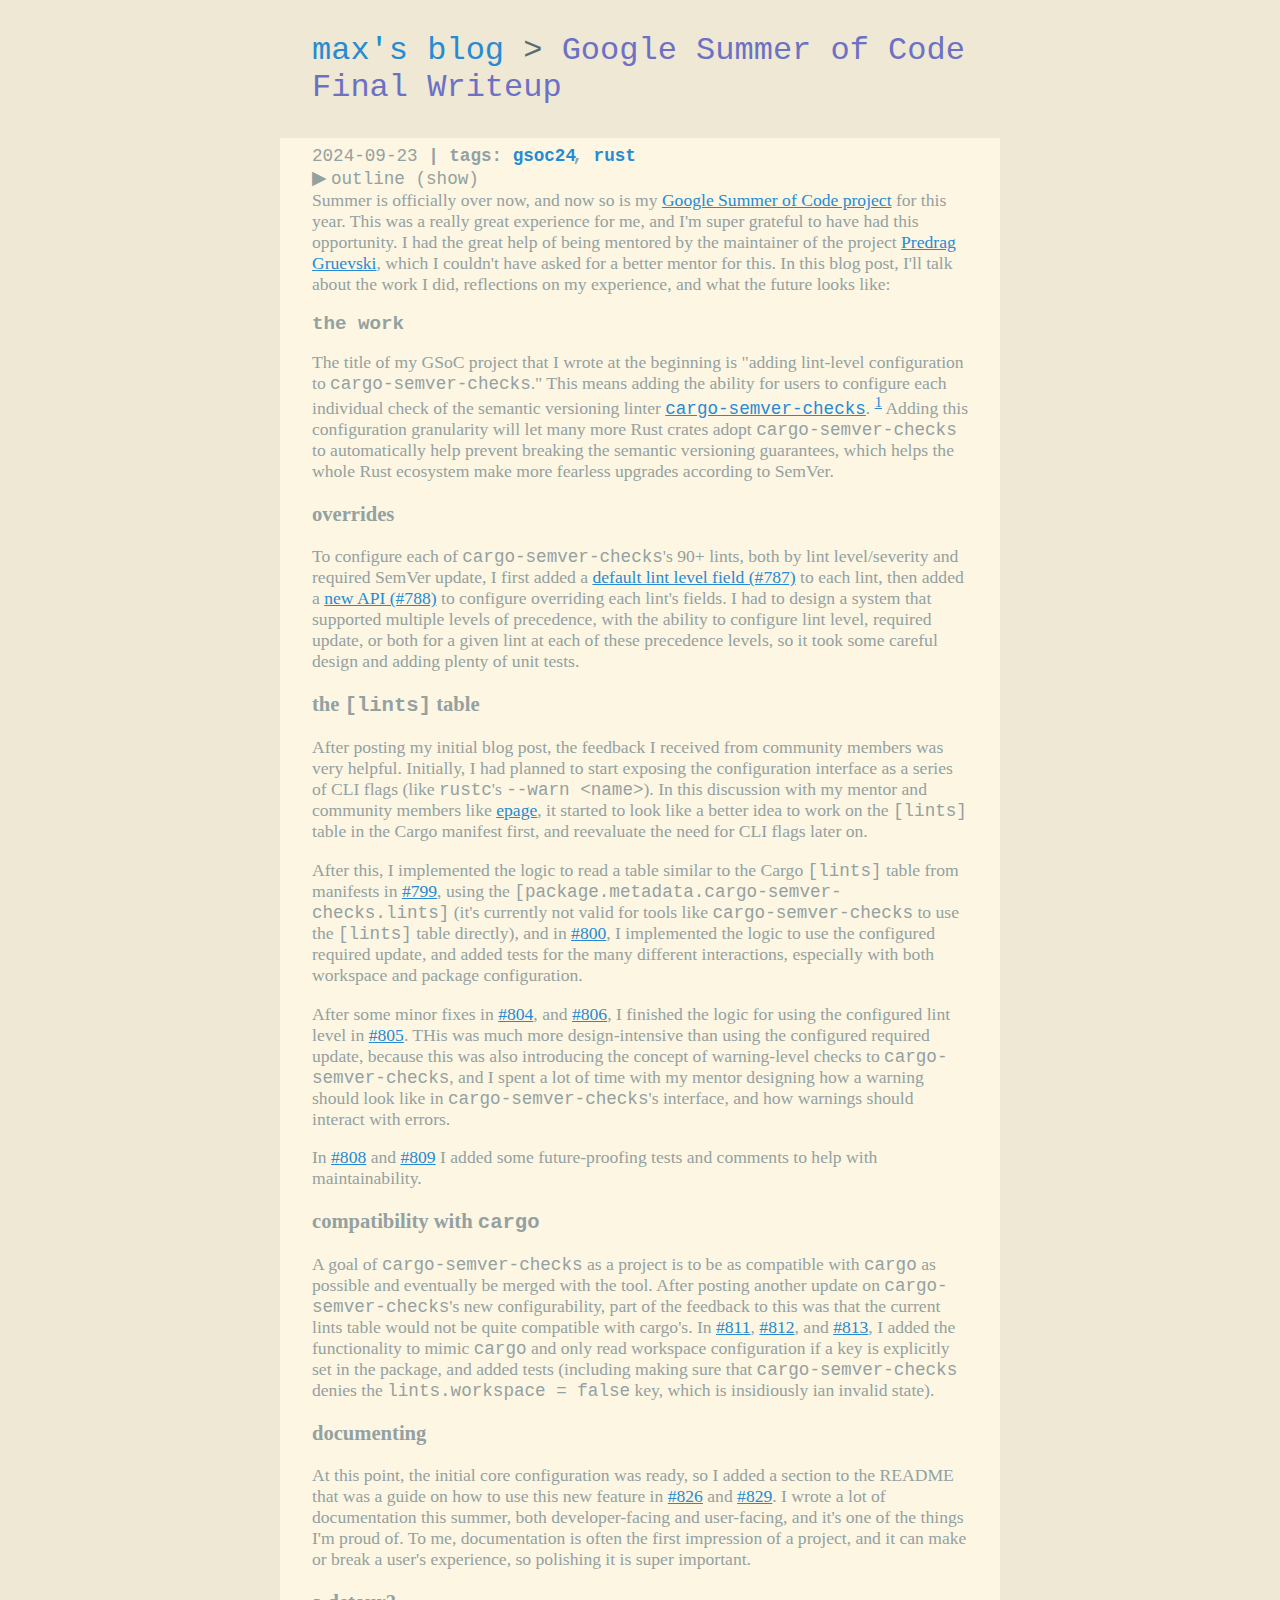
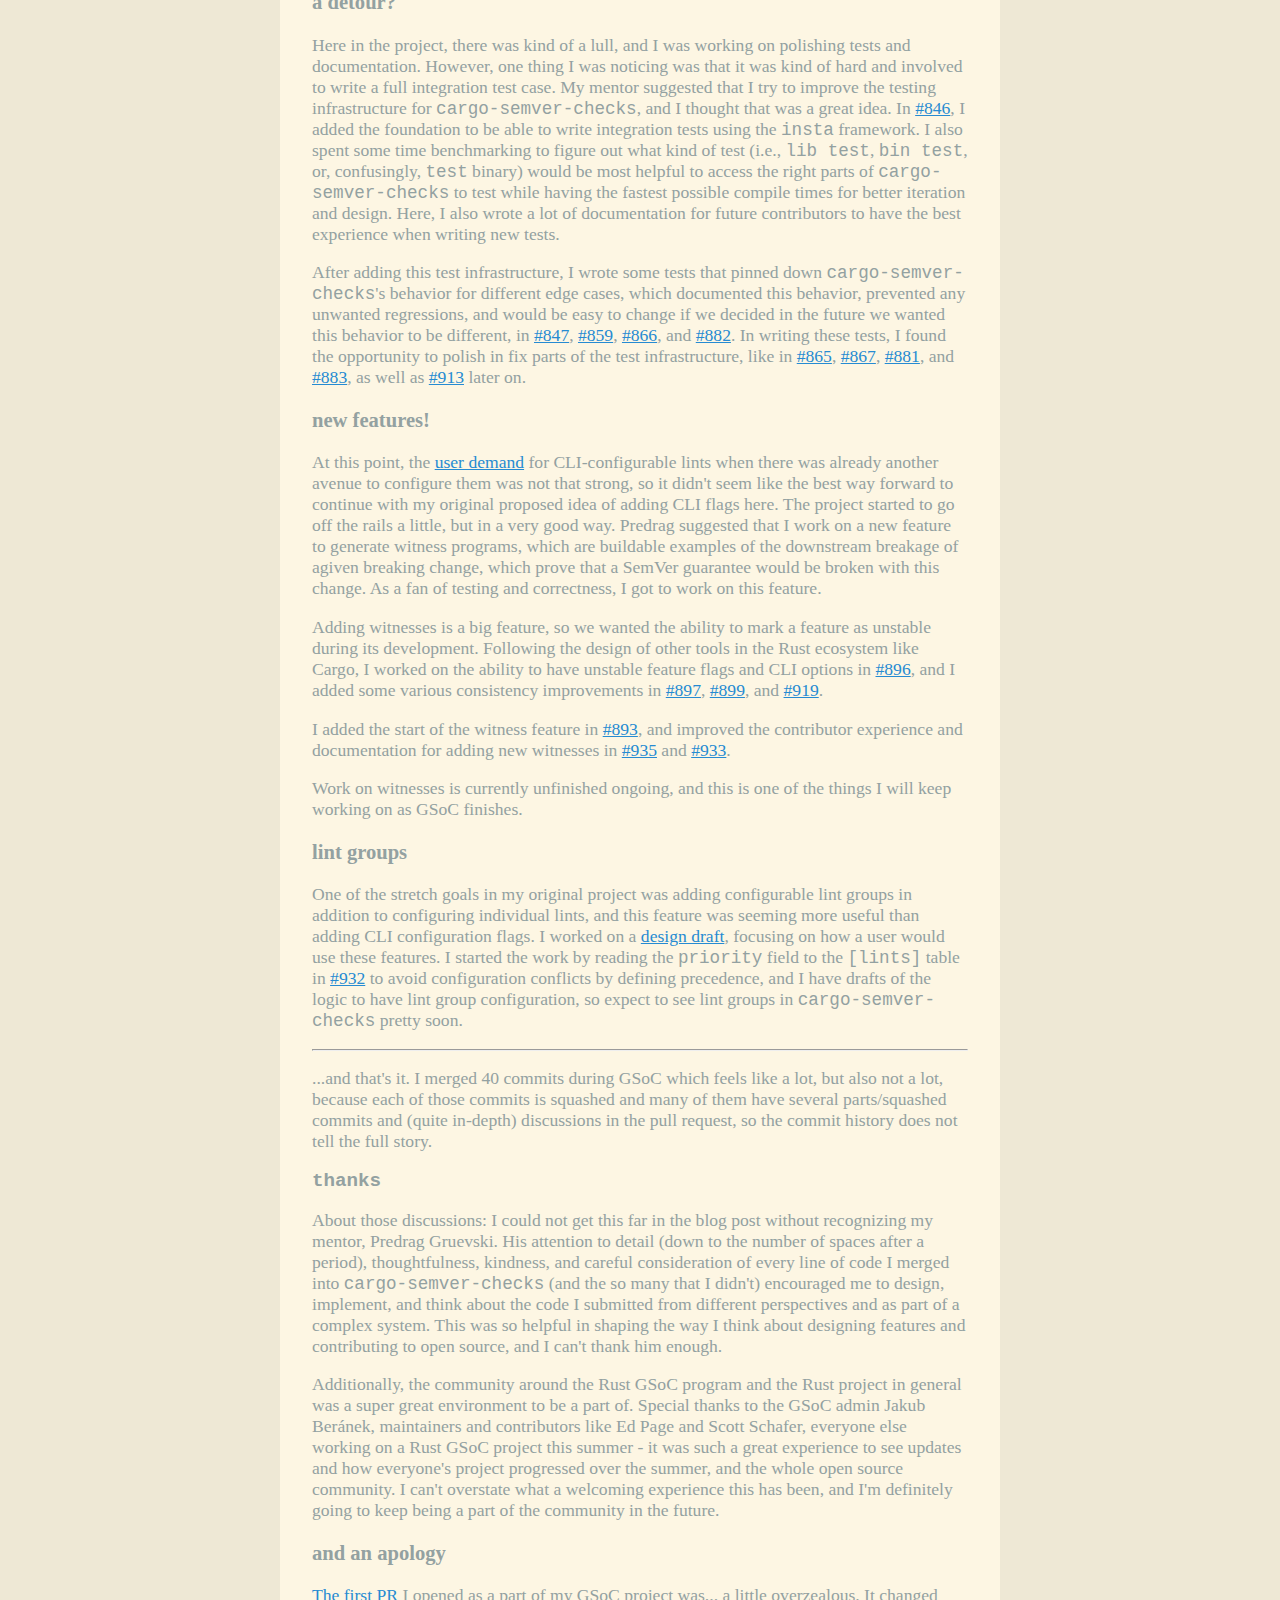
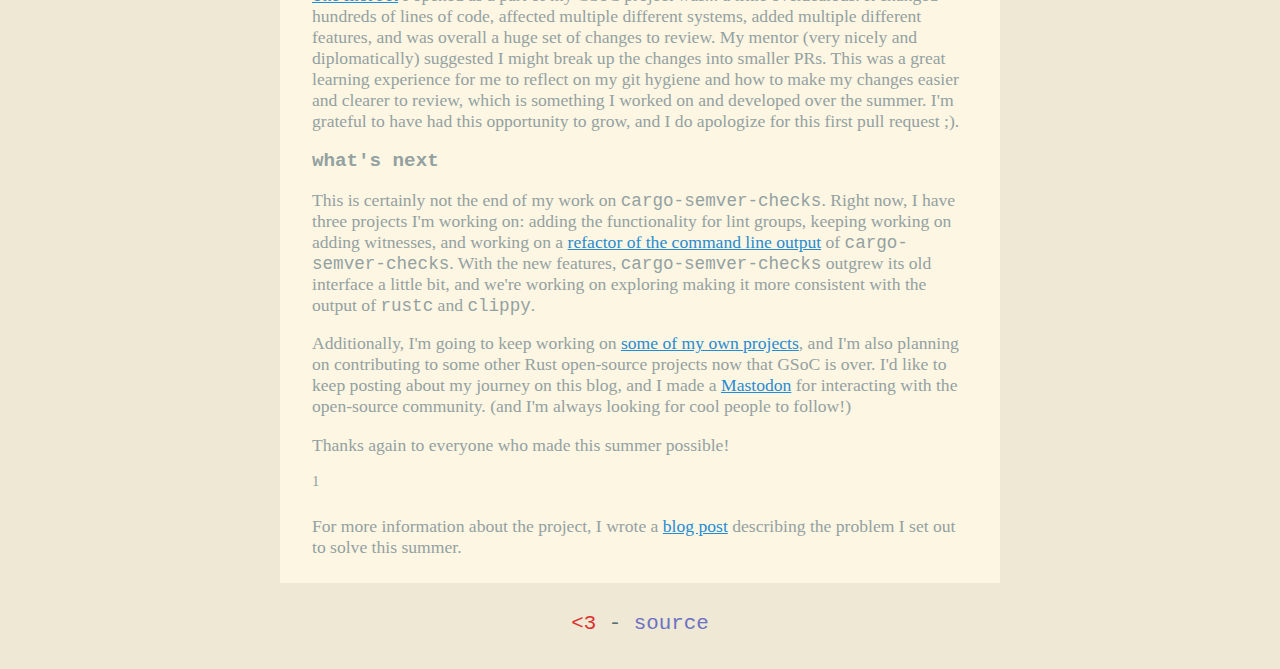
<file: gsoc-final/index.html>
<!DOCTYPE html>
<html lang="en">
	<head>
		<meta charset="utf-8" />
		<title> Google Summer of Code Final Writeup   | max's blog</title>
		<link rel="stylesheet" href="/base.css" />
	</head>
	<body class="light">
		<div id="content">
			<header>
				<a href="/">max's blog</a>
				 &gt;
<a class="title" href="https://blog.mcarr.one/gsoc-final/">Google Summer of Code Final Writeup</a>

			</header>
			<article>
				
<h2 id="subtitle">
    <span class="date">2024-09-23</span>
     | tags:
    <ul id="tags">
        
        <li><a href="/tags/gsoc24">gsoc24</a></li>
        
        <li><a href="/tags/rust">rust</a></li>
        
    </ul>
    
</h2>


<div id="show-toc">
    <input id="show-toc-box" type="checkbox" />
    <label for="show-toc-box">outline</label>
</div>
<div id="toc">
    <ol>
        
        <li>
            <a href="https://blog.mcarr.one/gsoc-final/#the-work">the work</a>
            
            <ol>
                
                <li>
                    <a href="https://blog.mcarr.one/gsoc-final/#overrides"
                        >overrides</a
                    >
                </li>
                
                <li>
                    <a href="https://blog.mcarr.one/gsoc-final/#the-lints-table"
                        >the [lints] table</a
                    >
                </li>
                
                <li>
                    <a href="https://blog.mcarr.one/gsoc-final/#compatibility-with-cargo"
                        >compatibility with cargo</a
                    >
                </li>
                
                <li>
                    <a href="https://blog.mcarr.one/gsoc-final/#documenting"
                        >documenting</a
                    >
                </li>
                
                <li>
                    <a href="https://blog.mcarr.one/gsoc-final/#a-detour"
                        >a detour?</a
                    >
                </li>
                
                <li>
                    <a href="https://blog.mcarr.one/gsoc-final/#new-features"
                        >new features!</a
                    >
                </li>
                
                <li>
                    <a href="https://blog.mcarr.one/gsoc-final/#lint-groups"
                        >lint groups</a
                    >
                </li>
                
            </ol>
            
        </li>
        
        <li>
            <a href="https://blog.mcarr.one/gsoc-final/#thanks">thanks</a>
            
            <ol>
                
                <li>
                    <a href="https://blog.mcarr.one/gsoc-final/#and-an-apology"
                        >and an apology</a
                    >
                </li>
                
            </ol>
            
        </li>
        
        <li>
            <a href="https://blog.mcarr.one/gsoc-final/#what-s-next">what&#x27;s next</a>
            
        </li>
        
    </ol>
</div>
 

<div id="page"><p>Summer is officially over now, and now so is my <a href="https://blog.mcarr.one/gsoc-24-intro/">Google Summer of Code project</a> for this year.  This was a really great experience for me, and I'm super grateful to have had this opportunity.  I had the great help of being mentored by the maintainer of the project <a href="https://predr.ag/">Predrag Gruevski</a>, which I couldn't have asked for a better mentor for this.  In this blog post, I'll talk about the work I did, reflections on my experience, and what the future looks like:</p>
<h2 id="the-work">the work</h2>
<p>The title of my GSoC project that I wrote at the beginning is &quot;adding lint-level configuration to <code>cargo-semver-checks</code>.&quot;  This means adding the ability for users to configure each individual check of the semantic versioning linter <a href="https://github.com/obi1kenobi/cargo-semver-checks/"><code>cargo-semver-checks</code></a>. <sup class="footnote-reference"><a href="#project-info">1</a></sup> Adding this configuration granularity will let many more Rust crates adopt <code>cargo-semver-checks</code> to automatically help prevent breaking the semantic versioning guarantees, which helps the whole Rust ecosystem make more fearless upgrades according to SemVer.</p>
<h3 id="overrides">overrides</h3>
<p>To configure each of <code>cargo-semver-checks</code>'s 90+ lints, both by lint level/severity and required SemVer update, I first added a <a href="https://github.com/obi1kenobi/cargo-semver-checks/commit/a8083aabf4ae46167b435c7f4aba3425fbf463c5">default lint level field (#787)</a> to each lint, then added a <a href="https://github.com/obi1kenobi/cargo-semver-checks/commit/393691c79dc9a70cdc557fd4b3b24e988b0ec307">new API (#788)</a> to configure overriding each lint's fields.  I had to design a system that supported multiple levels of precedence, with the ability to configure lint level, required update, or both for a given lint at each of these precedence levels, so it took some careful design and adding plenty of unit tests.</p>
<h3 id="the-lints-table">the <code>[lints]</code> table</h3>
<p>After posting my initial blog post, the feedback I received from community members was very helpful.  Initially, I had planned to start exposing the configuration interface as a series of CLI flags (like <code>rustc</code>'s <code>--warn &lt;name&gt;</code>).  In this discussion with my mentor and community members like <a href="https://github.com/epage">epage</a>, it started to look like a better idea to work on the <code>[lints]</code> table in the Cargo manifest first, and reevaluate the need for CLI flags later on.</p>
<p>After this, I implemented the logic to read a table similar to the Cargo <code>[lints]</code> table from manifests in <a href="https://github.com/obi1kenobi/cargo-semver-checks/commit/f8f89ecfa7f1e60b343e7b07beaf415393f244f8">#799</a>, using the <code>[package.metadata.cargo-semver-checks.lints]</code> (it's currently not valid for tools like <code>cargo-semver-checks</code> to use the <code>[lints]</code> table directly), and in <a href="https://github.com/obi1kenobi/cargo-semver-checks/commit/4e0b92629a96413f875035d6d537a8409a90baf1">#800</a>, I implemented the logic to use the configured required update, and added tests for the many different interactions, especially with both workspace and package configuration.</p>
<p>After some minor fixes in <a href="https://github.com/obi1kenobi/cargo-semver-checks/commit/ee0ce6df438aee7be50fe67041481a20c4257d3b">#804</a>, and <a href="https://github.com/obi1kenobi/cargo-semver-checks/commit/4586521f8976947ea45a7e40c2218cbf7c051c9a">#806</a>, I finished the logic for using the configured lint level in <a href="https://github.com/obi1kenobi/cargo-semver-checks/commit/fe1830f2e550bf2d82ccf1b6705571da12a74fbc">#805</a>.  THis was much more design-intensive than using the configured required update, because this was also introducing the concept of warning-level checks to <code>cargo-semver-checks</code>, and I spent a lot of time with my mentor designing how a warning should look like in <code>cargo-semver-checks</code>'s interface, and how warnings should interact with errors.</p>
<p>In <a href="https://github.com/obi1kenobi/cargo-semver-checks/commit/137790a595ea8ae0166e5a0b39ac1f60ee23b044">#808</a> and <a href="https://github.com/obi1kenobi/cargo-semver-checks/commit/a72aa1388af5e3766bc93bd03de43260ed8f048e">#809</a> I added some future-proofing tests and comments to help with maintainability.</p>
<h3 id="compatibility-with-cargo">compatibility with <code>cargo</code></h3>
<p>A goal of <code>cargo-semver-checks</code> as a project is to be as compatible with <code>cargo</code> as possible and eventually be merged with the tool.  After posting another update on <code>cargo-semver-checks</code>'s new configurability, part of the feedback to this was that the current lints table would not be quite compatible with cargo's.  In <a href="https://github.com/obi1kenobi/cargo-semver-checks/commit/43678899bcc9f748101e9226fb4995a54555d463">#811</a>, <a href="https://github.com/obi1kenobi/cargo-semver-checks/commit/a4f745f94dbf23ed9cf13bfe72b9cad875de4d3c">#812</a>, and <a href="https://github.com/obi1kenobi/cargo-semver-checks/commit/363754a3811d3fdf0ce5ac115723ea2ecf74558e">#813</a>, I added the functionality to mimic <code>cargo</code> and only read workspace configuration if a key is explicitly set in the package, and added tests (including making sure that <code>cargo-semver-checks</code> denies the <code>lints.workspace = false</code> key, which is insidiously ian invalid state).</p>
<h3 id="documenting">documenting</h3>
<p>At this point, the initial core configuration was ready, so I added a section to the README that was a guide on how to use this new feature in <a href="https://github.com/obi1kenobi/cargo-semver-checks/commit/319943604b02fa814def31163a418326ea7cb460">#826</a> and <a href="https://github.com/obi1kenobi/cargo-semver-checks/commit/c11ec6d02b4cea17209be9239ff8c1bb6ff025ad">#829</a>.  I wrote a lot of documentation this summer, both developer-facing and user-facing, and it's one of the things I'm proud of.  To me, documentation is often the first impression of a project, and it can make or break a user's experience, so polishing it is super important.</p>
<h3 id="a-detour">a detour?</h3>
<p>Here in the project, there was kind of a lull, and I was working on polishing tests and documentation.  However, one thing I was noticing was that it was kind of hard and involved to write a full integration test case.  My mentor suggested that I try to improve the testing infrastructure for <code>cargo-semver-checks</code>, and I thought that was a great idea.  In <a href="https://github.com/obi1kenobi/cargo-semver-checks/commit/329c42f1cfadba23454d881273f63df40a6291bc">#846</a>, I added the foundation to be able to write integration tests using the <code>insta</code> framework.  I also spent some time benchmarking to figure out what kind of test (i.e., <code>lib test</code>, <code>bin test</code>, or, confusingly, <code>test</code> binary) would be most helpful to access the right parts of <code>cargo-semver-checks</code> to test while having the fastest possible compile times for better iteration and design.  Here, I also wrote a lot of documentation for future contributors to have the best experience when writing new tests.</p>
<p>After adding this test infrastructure, I wrote some tests that pinned down <code>cargo-semver-checks</code>'s behavior for different edge cases, which documented this behavior, prevented any unwanted regressions, and would be easy to change if we decided in the future we wanted this behavior to be different, in <a href="https://github.com/obi1kenobi/cargo-semver-checks/commit/0ed482776ba158df55ff3651aaa95019249e04b4">#847</a>, <a href="https://github.com/obi1kenobi/cargo-semver-checks/commit/62a3c75215399f9c5d853b7dad24147af6a01f42">#859</a>, <a href="https://github.com/obi1kenobi/cargo-semver-checks/commit/c53ff88cd6d6d4e0631c4405d5f8c0da562d8218">#866</a>, and <a href="https://github.com/obi1kenobi/cargo-semver-checks/commit/6e5d78acf899dbb232060cfc525b7444a3d2f7e5">#882</a>.  In writing these tests, I found the opportunity to polish in fix parts of the test infrastructure, like in <a href="https://github.com/obi1kenobi/cargo-semver-checks/commit/eb5c87dac9ce2c51d054272d6ba902cc4121bc3f">#865</a>, <a href="https://github.com/obi1kenobi/cargo-semver-checks/commit/8898271377a3931925ba38518b1995c96107795f">#867</a>, <a href="https://github.com/obi1kenobi/cargo-semver-checks/commit/5b35f9f3d66ea76a6dd87fa348fabd12224a30c3">#881</a>, and <a href="https://github.com/obi1kenobi/cargo-semver-checks/commit/c2dfe22505975f3092820e4464ccb2774e87928c">#883</a>, as well as <a href="https://github.com/obi1kenobi/cargo-semver-checks/commit/7b7a518150b7ff2701c40a61829896a2cd05898b">#913</a> later on.</p>
<h3 id="new-features">new features!</h3>
<p>At this point, the <a href="https://github.com/obi1kenobi/cargo-semver-checks/issues/827">user demand</a> for CLI-configurable lints when there was already another avenue to configure them was not that strong, so it didn't seem like the best way forward to continue with my original proposed idea of adding CLI flags here.  The project started to go off the rails a little, but in a very good way.  Predrag suggested that I work on a new feature to generate witness programs, which are buildable examples of the downstream breakage of agiven breaking change, which prove that a SemVer guarantee would be broken with this change.  As a fan of testing and correctness, I got to work on this feature. </p>
<p>Adding witnesses is a big feature, so we wanted the ability to mark a feature as unstable during its development.  Following the design of other tools in the Rust ecosystem like Cargo, I worked on the ability to have unstable feature flags and CLI options in <a href="https://github.com/obi1kenobi/cargo-semver-checks/commit/eb0c7713c61a3bc9de5a872e3327eaa2e59c462e">#896</a>, and I added some various consistency improvements in <a href="https://github.com/obi1kenobi/cargo-semver-checks/commit/a39dc2b46bb52aadfb02d067ea3904719ec89fe8">#897</a>, <a href="https://github.com/obi1kenobi/cargo-semver-checks/commit/cf060a624fbac0ffc6332319d9b7c560330a8e83">#899</a>, and <a href="https://github.com/obi1kenobi/cargo-semver-checks/commit/3352f525554a825745465ba02f41af2200c37a73">#919</a>.</p>
<p>I added the start of the witness feature in <a href="https://github.com/obi1kenobi/cargo-semver-checks/commit/a056a5a743370612109ea32a797859a2fea8a210">#893</a>, and improved the contributor experience and documentation for adding new witnesses in <a href="https://github.com/obi1kenobi/cargo-semver-checks/commit/1bd25e6348a528871702af724edfbfc93e08130">#935</a> and <a href="https://github.com/obi1kenobi/cargo-semver-checks/commit/0f67fc4d92c310cc9ff3ab617ac36d058fb8aadc">#933</a>.</p>
<p>Work on witnesses is currently unfinished ongoing, and this is one of the things I will keep working on as GSoC finishes.</p>
<h3 id="lint-groups">lint groups</h3>
<p>One of the stretch goals in my original project was adding configurable lint groups in addition to configuring individual lints, and this feature was seeming more useful than adding CLI configuration flags.  I worked on a <a href="https://blog.mcarr.one/lint-groups-cli-draft/">design draft</a>, focusing on how a user would use these features.  I started the work by reading the <code>priority</code> field to the <code>[lints]</code> table in <a href="https://github.com/obi1kenobi/cargo-semver-checks/commit/68ee754452a74bc987bc98fdf29443efffd08edf">#932</a> to avoid configuration conflicts by defining precedence, and I have drafts of the logic to have lint group configuration, so expect to see lint groups in <code>cargo-semver-checks</code> pretty soon.</p>
<hr />
<p>...and that's it.  I merged 40 commits during GSoC which feels like a lot, but also not a lot, because each of those commits is squashed and many of them have several parts/squashed commits and (quite in-depth) discussions in the pull request, so the commit history does not tell the full story.</p>
<h2 id="thanks">thanks</h2>
<p>About those discussions: I could not get this far in the blog post without recognizing my mentor, Predrag Gruevski. His attention to detail (down to the number of spaces after a period), thoughtfulness, kindness, and careful consideration of every line of code I merged into <code>cargo-semver-checks</code> (and the so many that I didn't) encouraged me to design, implement, and think about the code I submitted from different perspectives and as part of a complex system.  This was so helpful in shaping the way I think about designing features and contributing to open source, and I can't thank him enough.</p>
<p>Additionally, the community around the Rust GSoC program and the Rust project in general was a super great environment to be a part of.  Special thanks to the GSoC admin Jakub Beránek, maintainers and contributors like Ed Page and Scott Schafer, everyone else working on a Rust GSoC project this summer - it was such a great experience to see updates and how everyone's project progressed over the summer, and the whole open source community.  I can't overstate what a welcoming experience this has been, and I'm definitely going to keep being a part of the community in the future.</p>
<h3 id="and-an-apology">and an apology</h3>
<p><a href="https://github.com/obi1kenobi/cargo-semver-checks/pull/784">The first PR</a> I opened as a part of my GSoC project was... a little overzealous.  It changed hundreds of lines of code, affected multiple different systems, added multiple different features, and was overall a huge set of changes to review.  My mentor (very nicely and diplomatically) suggested I might break up the changes into smaller PRs.  This was a great learning experience for me to reflect on my git hygiene and how to make my changes easier and clearer to review, which is something I worked on and developed over the summer.  I'm grateful to have had this opportunity to grow, and I do apologize for this first pull request ;).</p>
<h2 id="what-s-next">what's next</h2>
<p>This is certainly not the end of my work on <code>cargo-semver-checks</code>.  Right now, I have three projects I'm working on: adding the functionality for lint groups, keeping working on adding witnesses, and working on a <a href="https://github.com/obi1kenobi/cargo-semver-checks/pull/939">refactor of the command line output</a> of <code>cargo-semver-checks</code>.  With the new features, <code>cargo-semver-checks</code> outgrew its old interface a little bit, and we're working on exploring making it more consistent with the output of <code>rustc</code> and <code>clippy</code>.</p>
<p>Additionally, I'm going to keep working on <a href="https://github.com/suaviloquence/scrapelect/">some of my own projects</a>, and I'm also planning on contributing to some other Rust open-source projects now that GSoC is over.  I'd like to keep posting about my journey on this blog, and I made a <a href="https://fosstodon.org/@m_carr">Mastodon</a> for interacting with the open-source community.  (and I'm always looking for cool people to follow!)</p>
<p>Thanks again to everyone who made this summer possible!</p>
<div class="footnote-definition" id="project-info"><sup class="footnote-definition-label">1</sup>
<p>For more information about the project, I wrote a <a href="https://blog.mcarr.one/gsoc-24-intro/">blog post</a> describing the problem I set out to solve this summer.</p>
</div>
</div>

			</article>
			<footer>
				<p>
				<span id="heart">&lt;3</span> - <a href="https://github.com/suaviloquence/blog" target="_blank">source</a>
				</p>
			</footer>
		</div>
	</body>
</html>
</file>
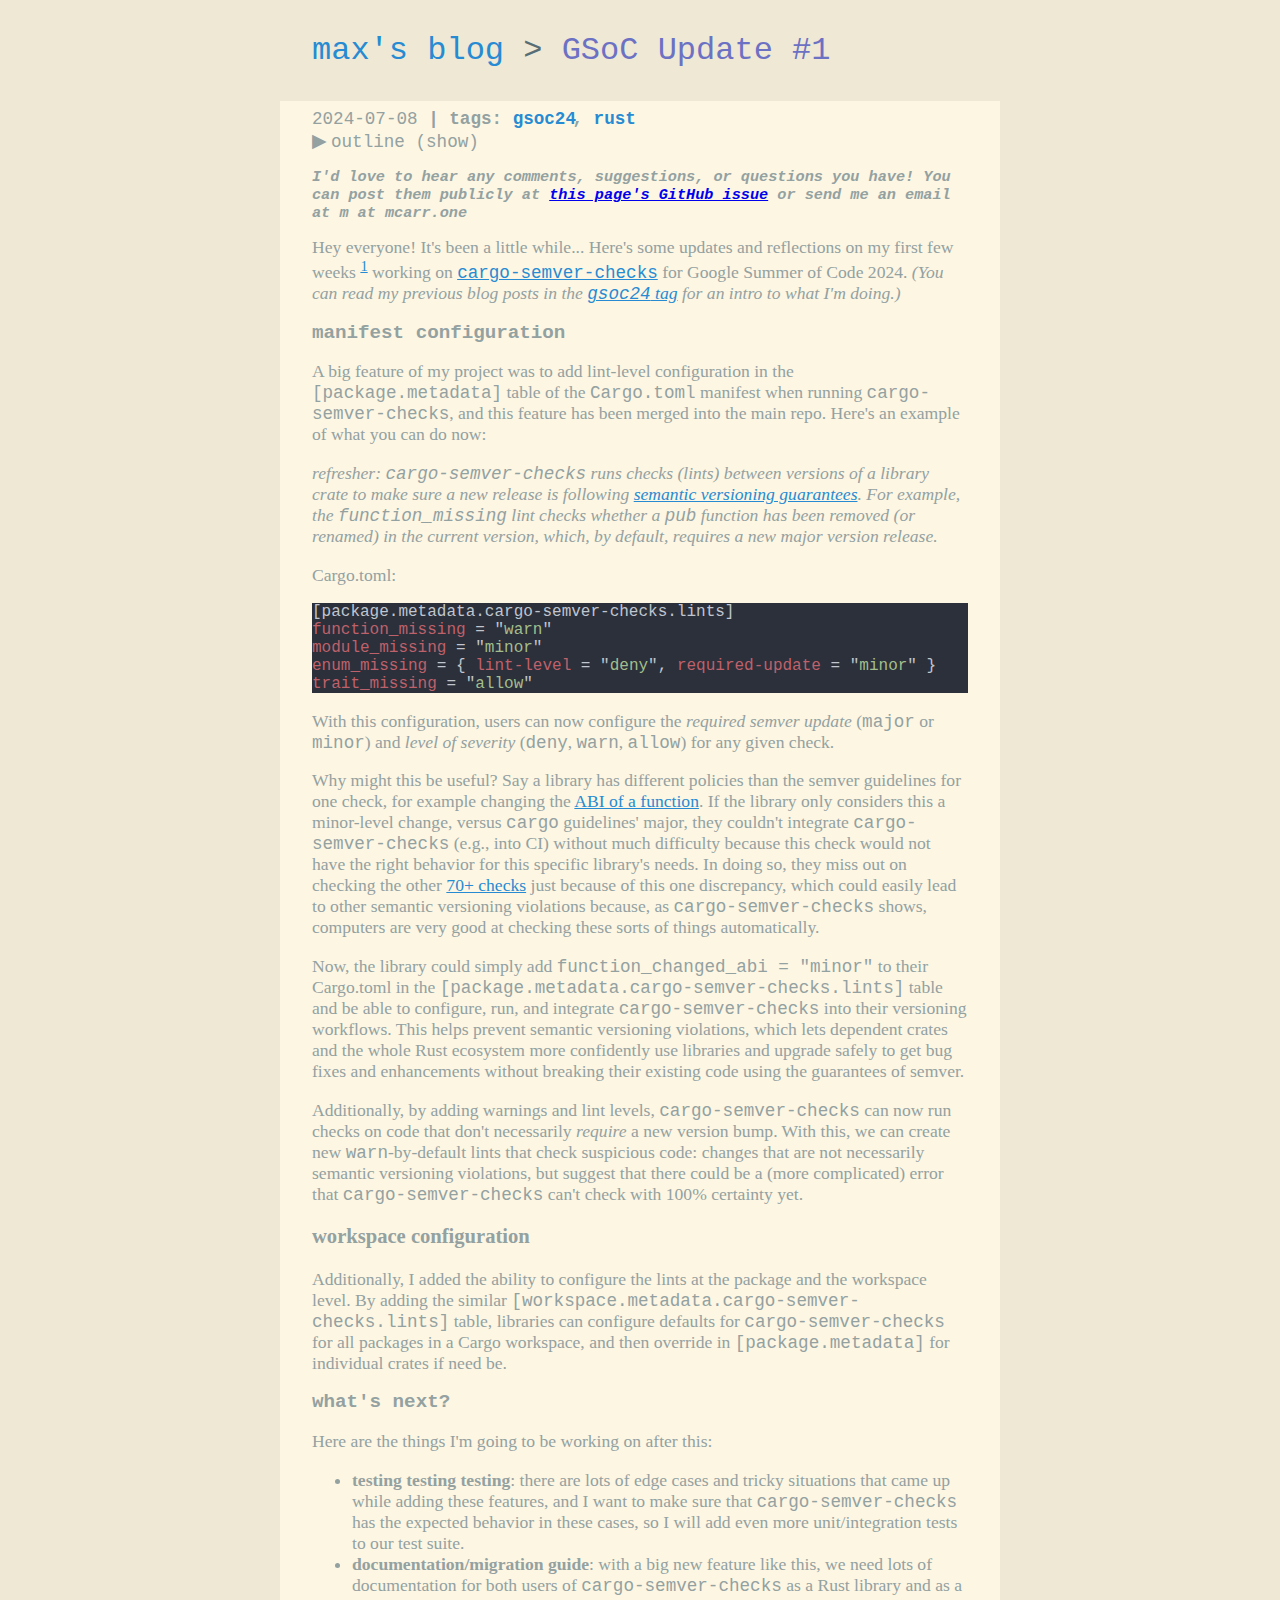
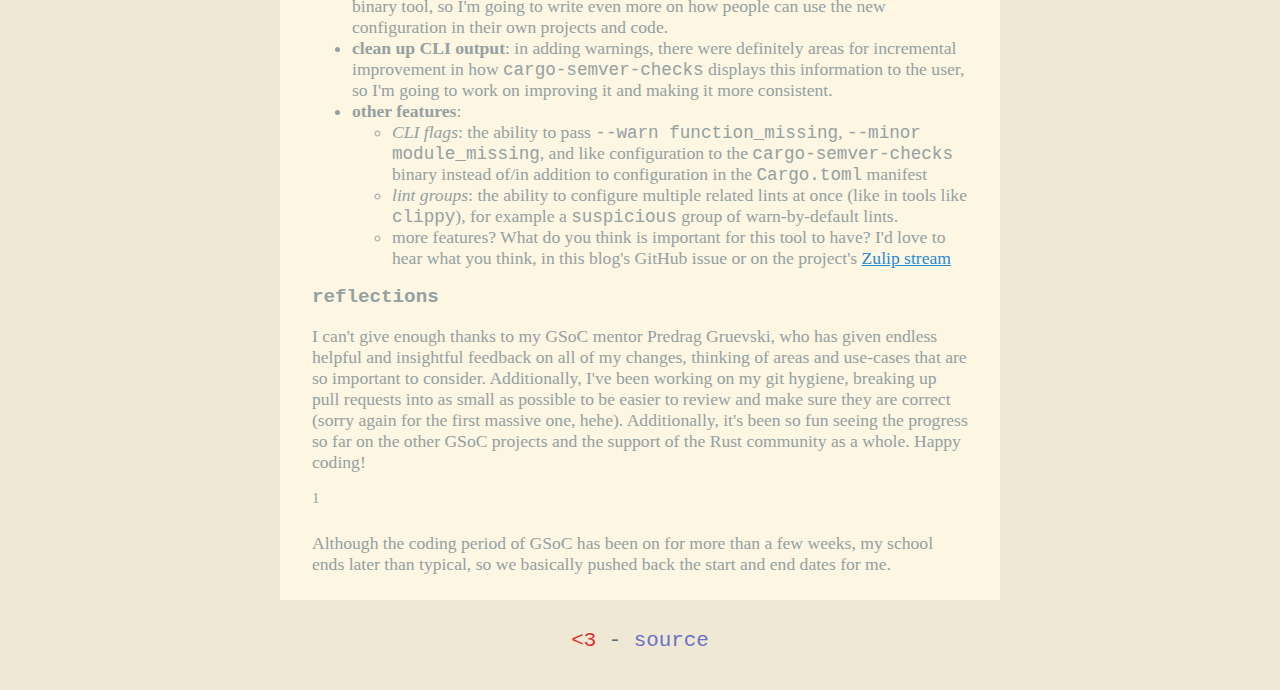
<file: gsoc-update-1/index.html>
<!DOCTYPE html>
<html lang="en">
	<head>
		<meta charset="utf-8" />
		<title> GSoC Update #1   | max's blog</title>
		<link rel="stylesheet" href="/base.css" />
	</head>
	<body class="light">
		<div id="content">
			<header>
				<a href="/">max's blog</a>
				 &gt;
<a class="title" href="https://blog.mcarr.one/gsoc-update-1/">GSoC Update #1</a>

			</header>
			<article>
				
<h2 id="subtitle">
    <span class="date">2024-07-08</span>
     | tags:
    <ul id="tags">
        
        <li><a href="/tags/gsoc24">gsoc24</a></li>
        
        <li><a href="/tags/rust">rust</a></li>
        
    </ul>
    
</h2>


<div id="show-toc">
    <input id="show-toc-box" type="checkbox" />
    <label for="show-toc-box">outline</label>
</div>
<div id="toc">
    <ol>
        
        <li>
            <a href="https://blog.mcarr.one/gsoc-update-1/#manifest-configuration">manifest configuration</a>
            
            <ol>
                
                <li>
                    <a href="https://blog.mcarr.one/gsoc-update-1/#workspace-configuration"
                        >workspace configuration</a
                    >
                </li>
                
            </ol>
            
        </li>
        
        <li>
            <a href="https://blog.mcarr.one/gsoc-update-1/#what-s-next">what&#x27;s next?</a>
            
        </li>
        
        <li>
            <a href="https://blog.mcarr.one/gsoc-update-1/#reflections">reflections</a>
            
        </li>
        
    </ol>
</div>
 
<h3 class="notice">
    I'd love to hear any comments, suggestions, or questions you have! You can
    post them publicly at
    <a
        href="https://github.com/suaviloquence/blog/issues/5"
        target="_blank"
        >this page's GitHub issue</a
    >
    or send me an email at <code>m at mcarr.one</code>
</h3>


<div id="page"><p>Hey everyone! It's been a little while... Here's some updates and reflections on my first few weeks <sup class="footnote-reference"><a href="#1">1</a></sup> working on <a href="https://github.com/obi1kenobi/cargo-semver-checks"><code>cargo-semver-checks</code></a>
for Google Summer of Code 2024.  <em>(You can read my previous blog posts in the <a href="/tags/gsoc24/"><code>gsoc24</code> tag</a> for an intro to what I'm doing.)</em></p>
<h2 id="manifest-configuration">manifest configuration</h2>
<p>A big feature of my project was to add lint-level configuration in the <code>[package.metadata]</code> table of the <code>Cargo.toml</code> manifest when running <code>cargo-semver-checks</code>, and this feature
has been merged into the main repo.  Here's an example of what you can do now:</p>
<p><em>refresher: <code>cargo-semver-checks</code> runs checks (lints) between versions of a library crate to make sure a new release is following <a href="https://doc.rust-lang.org/cargo/reference/semver.html">semantic versioning guarantees</a>.
For example, the <code>function_missing</code> lint checks whether a <code>pub</code> function has been removed (or renamed) in the current version, which, by default, requires a new <em>major</em> version release.</em></p>
<p>Cargo.toml:</p>
<pre data-lang="toml" style="background-color:#2b303b;color:#c0c5ce;" class="language-toml "><code class="language-toml" data-lang="toml"><span>[package.metadata.cargo-semver-checks.lints]
</span><span style="color:#bf616a;">function_missing </span><span>= &quot;</span><span style="color:#a3be8c;">warn</span><span>&quot;
</span><span style="color:#bf616a;">module_missing </span><span>= &quot;</span><span style="color:#a3be8c;">minor</span><span>&quot;
</span><span style="color:#bf616a;">enum_missing </span><span>= { </span><span style="color:#bf616a;">lint-level </span><span>= &quot;</span><span style="color:#a3be8c;">deny</span><span>&quot;, </span><span style="color:#bf616a;">required-update </span><span>= &quot;</span><span style="color:#a3be8c;">minor</span><span>&quot; }
</span><span style="color:#bf616a;">trait_missing </span><span>= &quot;</span><span style="color:#a3be8c;">allow</span><span>&quot;
</span></code></pre>
<p>With this configuration, users can now configure the <em>required semver update</em> (<code>major</code> or <code>minor</code>) and <em>level of severity</em> (<code>deny</code>, <code>warn</code>, <code>allow</code>) for any given check.</p>
<p>Why might this be useful? Say a library has different policies than the semver guidelines for one check, for example changing the <a href="https://github.com/obi1kenobi/cargo-semver-checks/blob/main/src/lints/function_changed_abi.ron">ABI of a function</a>.  If the library only considers this a minor-level change, versus <code>cargo</code> guidelines' major, they couldn't integrate <code>cargo-semver-checks</code> (e.g., into CI) without much difficulty because this check would not have the right behavior for this specific library's needs.  In doing so, they miss out on checking the other <a href="https://github.com/obi1kenobi/cargo-semver-checks/tree/main/src/lints">70+ checks</a> just because of this one discrepancy, which could easily lead to other semantic versioning violations because, as <code>cargo-semver-checks</code> shows, computers are very good at checking these sorts of things automatically.</p>
<p>Now, the library could simply add <code>function_changed_abi = &quot;minor&quot;</code> to their Cargo.toml in the <code>[package.metadata.cargo-semver-checks.lints]</code> table and be able to configure, run, and integrate <code>cargo-semver-checks</code> into their versioning workflows.  This helps prevent semantic versioning violations, which lets dependent crates and the whole Rust ecosystem more confidently use libraries and upgrade safely to get bug fixes and enhancements without breaking their existing code using the guarantees of semver.</p>
<p>Additionally, by adding warnings and lint levels, <code>cargo-semver-checks</code> can now run checks on code that don't necessarily <em>require</em> a new version bump.  With this, we can create new <code>warn</code>-by-default lints that check suspicious code: changes that are not necessarily semantic versioning violations, but suggest that there could be a (more complicated) error that <code>cargo-semver-checks</code> can't check with 100% certainty yet.</p>
<h3 id="workspace-configuration">workspace configuration</h3>
<p>Additionally, I added the ability to configure the lints at the package and the workspace level.  By adding the similar <code>[workspace.metadata.cargo-semver-checks.lints]</code> table, libraries can configure defaults for <code>cargo-semver-checks</code> for all packages in a Cargo workspace, and then override in <code>[package.metadata]</code> for individual crates if need be.</p>
<h2 id="what-s-next">what's next?</h2>
<p>Here are the things I'm going to be working on after this:</p>
<ul>
<li><strong>testing testing testing</strong>: there are lots of edge cases and tricky situations that came up while adding these features, and I want to make sure that <code>cargo-semver-checks</code> has the expected behavior in these cases, so I will add even more unit/integration tests to our test suite.</li>
<li><strong>documentation/migration guide</strong>: with a big new feature like this, we need lots of documentation for both users of <code>cargo-semver-checks</code> as a Rust library and as a binary tool, so I'm going to write even more on how people can use the new configuration in their own projects and code.</li>
<li><strong>clean up CLI output</strong>: in adding warnings, there were definitely areas for incremental improvement in how <code>cargo-semver-checks</code> displays this information to the user, so I'm going to work on improving it and making it more consistent.</li>
<li><strong>other features</strong>:
<ul>
<li><em>CLI flags</em>: the ability to pass <code>--warn function_missing</code>, <code>--minor module_missing</code>, and like configuration to the <code>cargo-semver-checks</code> binary instead of/in addition to configuration in the <code>Cargo.toml</code> manifest</li>
<li><em>lint groups</em>: the ability to configure multiple related lints at once (like in tools like <code>clippy</code>), for example a <code>suspicious</code> group of warn-by-default lints.</li>
<li>more features? What do you think is important for this tool to have? I'd love to hear what you think, in this blog's GitHub issue or on the project's <a href="https://rust-lang.zulipchat.com/#narrow/stream/421156-gsoc/topic/Project.3A.20Adding.20lint.20configuration.20to.20cargo-semver-checks">Zulip stream</a></li>
</ul>
</li>
</ul>
<h2 id="reflections">reflections</h2>
<p>I can't give enough thanks to my GSoC mentor Predrag Gruevski, who has given endless helpful and insightful feedback on all of my changes, thinking of areas and use-cases that are so important to consider.  Additionally, I've been working on my git hygiene, breaking up pull requests into as small as possible to be easier to review and make sure they are correct (sorry again for the first massive one, hehe).  Additionally, it's been so fun seeing the progress so far on the other GSoC projects and the support of the Rust community as a whole.  Happy coding!</p>
<div class="footnote-definition" id="1"><sup class="footnote-definition-label">1</sup>
<p>Although the coding period of GSoC has been on for more than a few weeks, my school ends later than typical, so we basically pushed back the start and end dates for me.</p>
</div>
</div>

			</article>
			<footer>
				<p>
				<span id="heart">&lt;3</span> - <a href="https://github.com/suaviloquence/blog" target="_blank">source</a>
				</p>
			</footer>
		</div>
	</body>
</html>
</file>
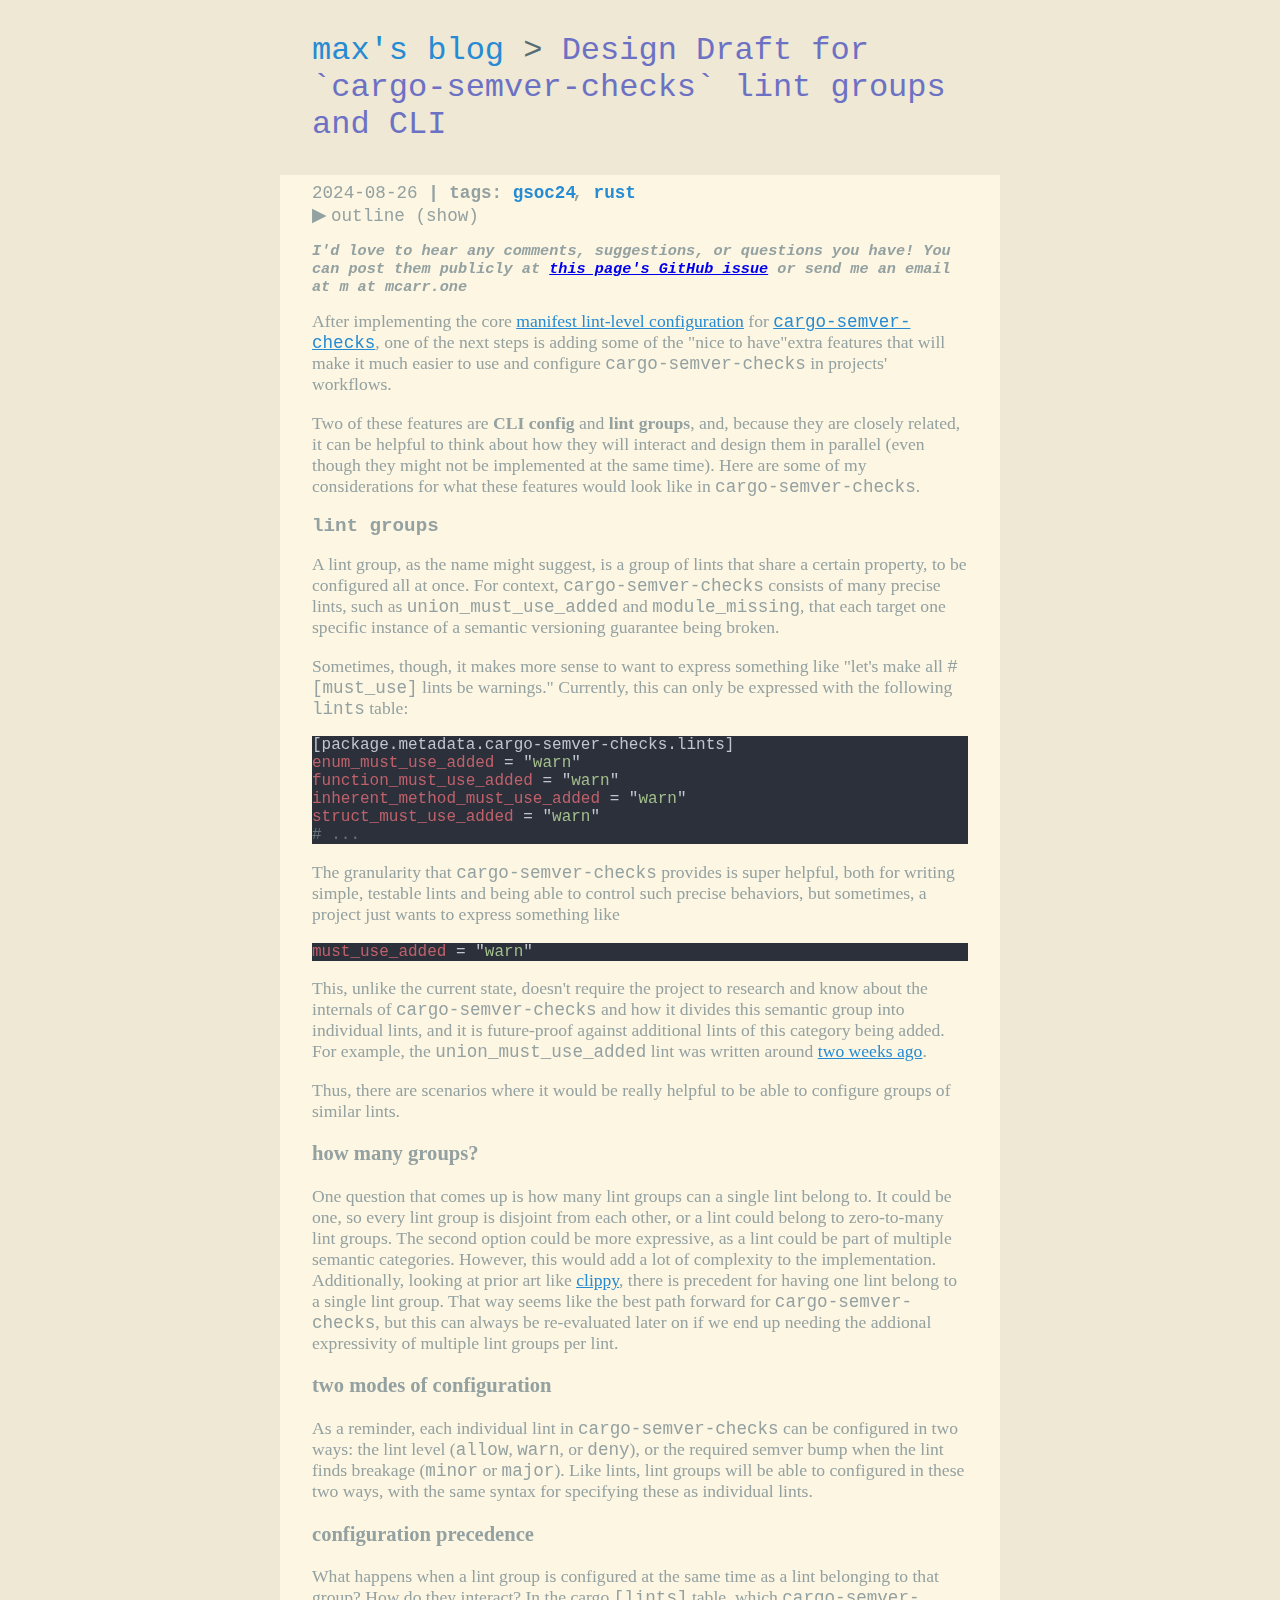
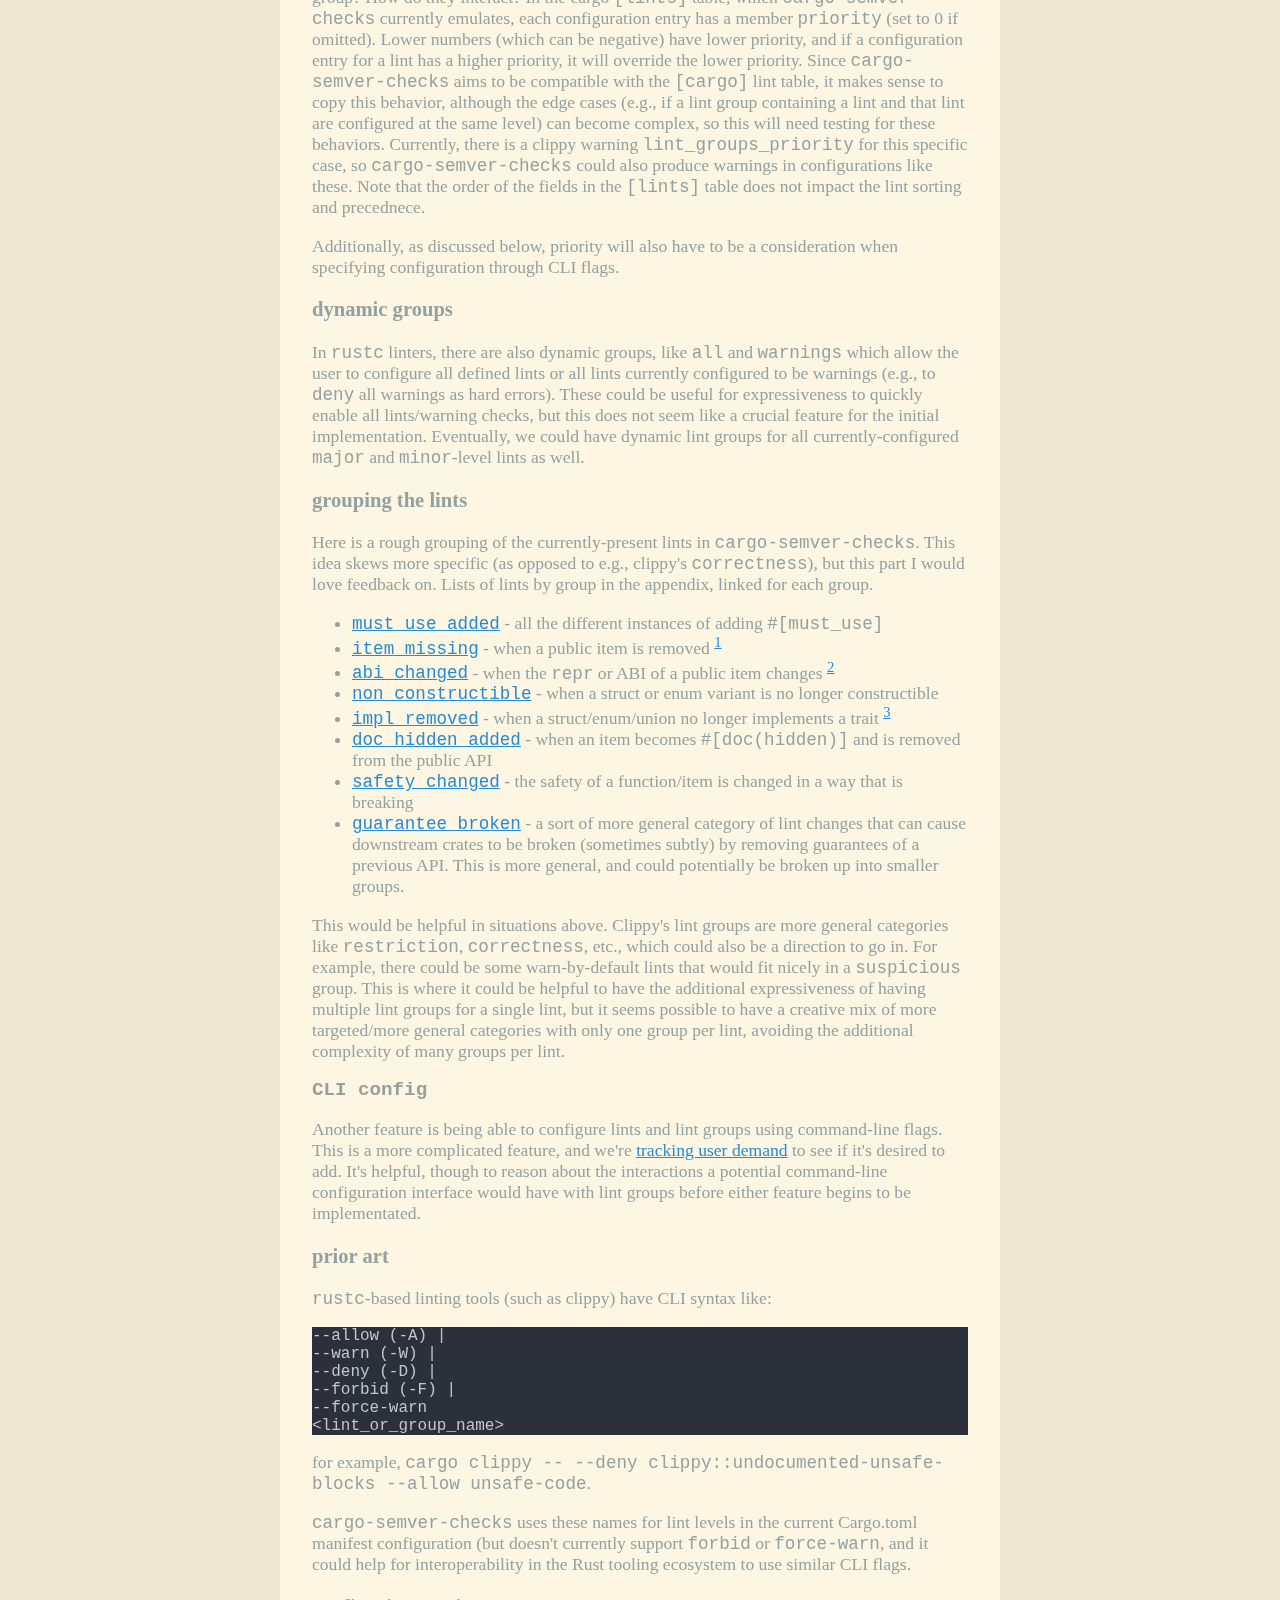
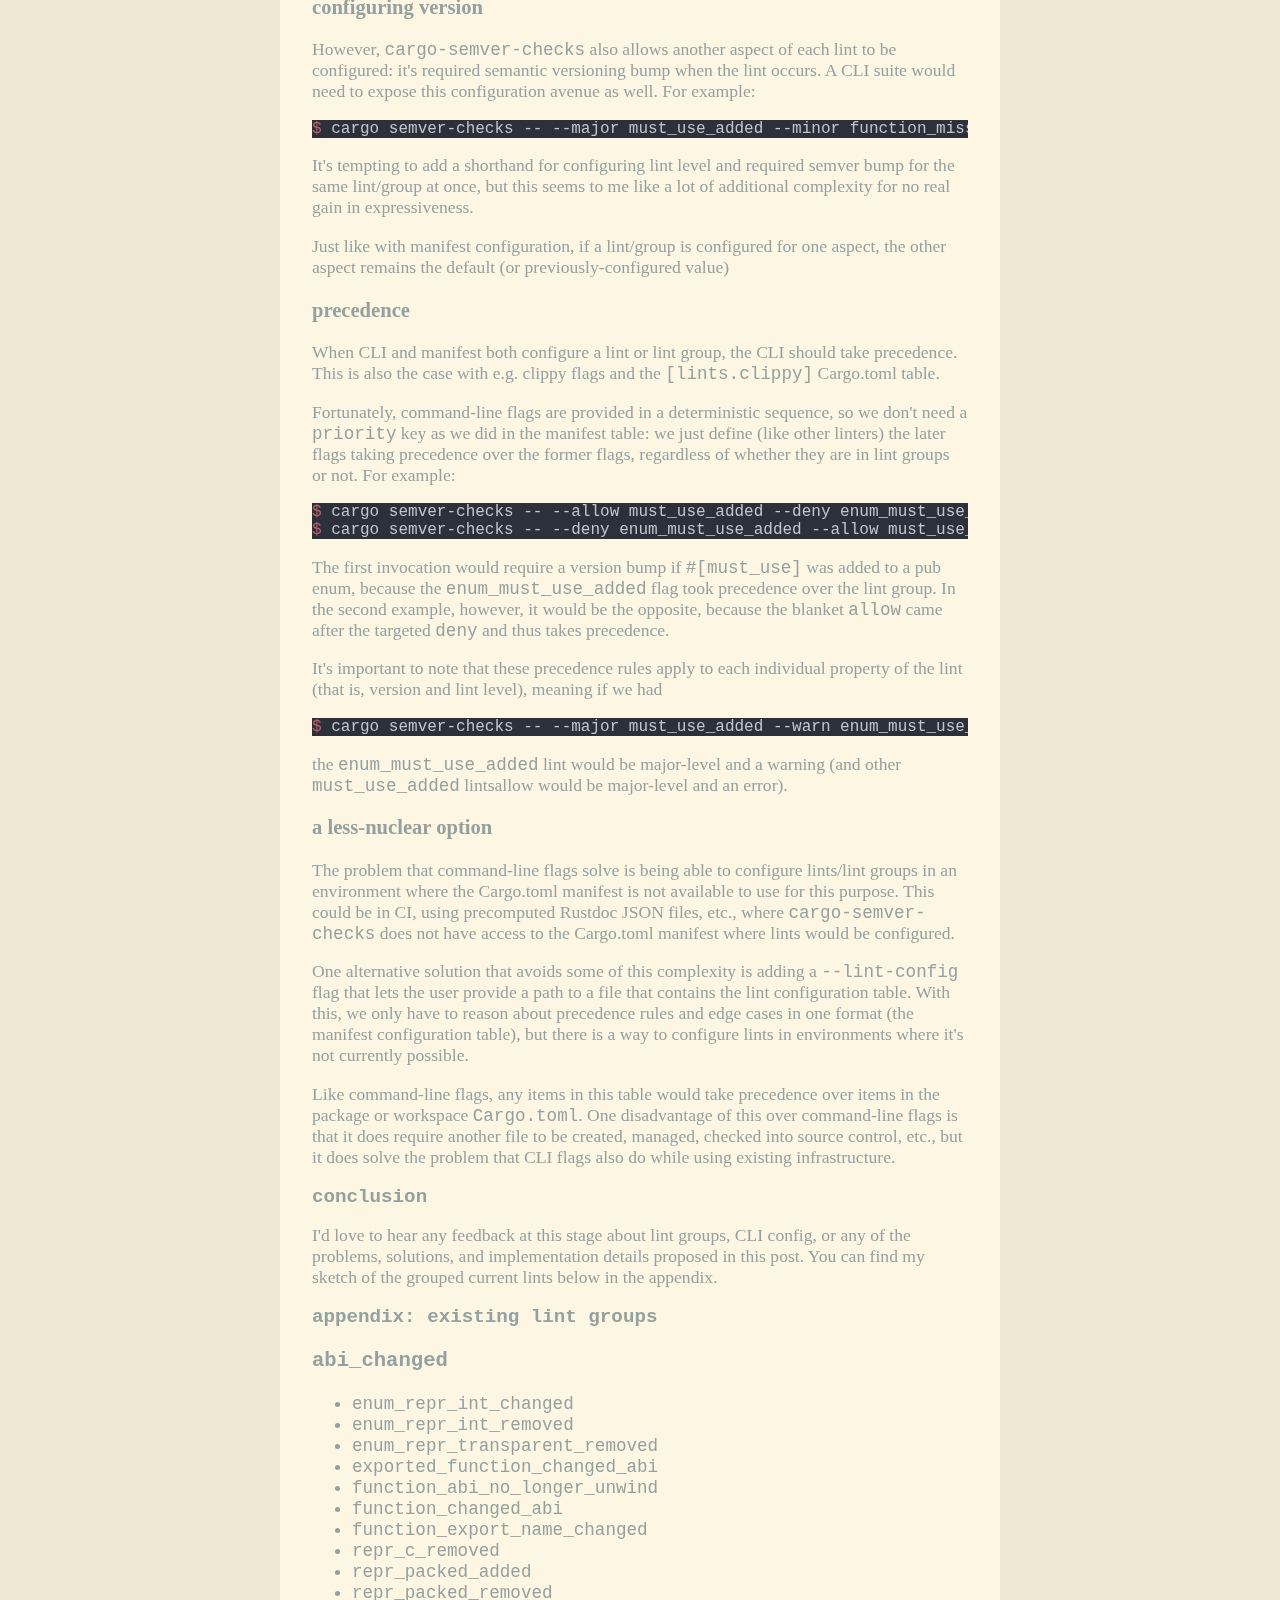
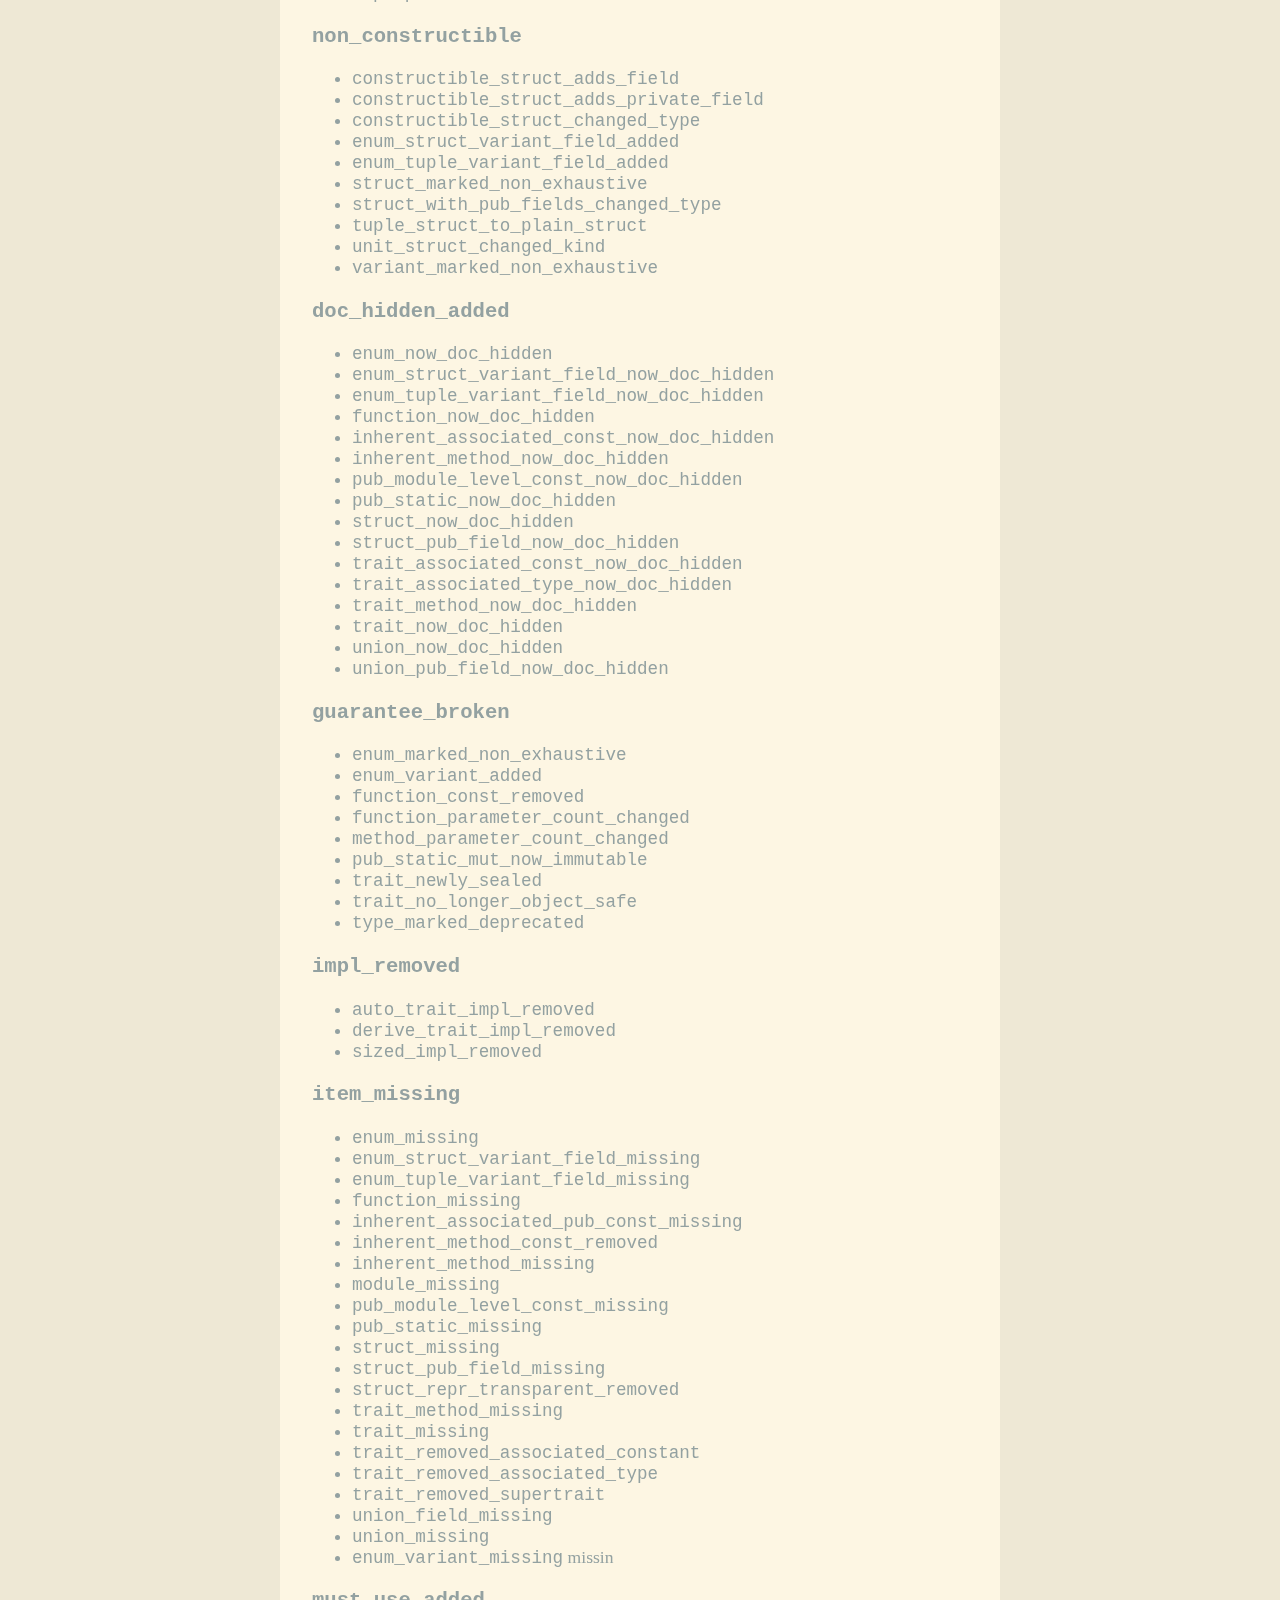
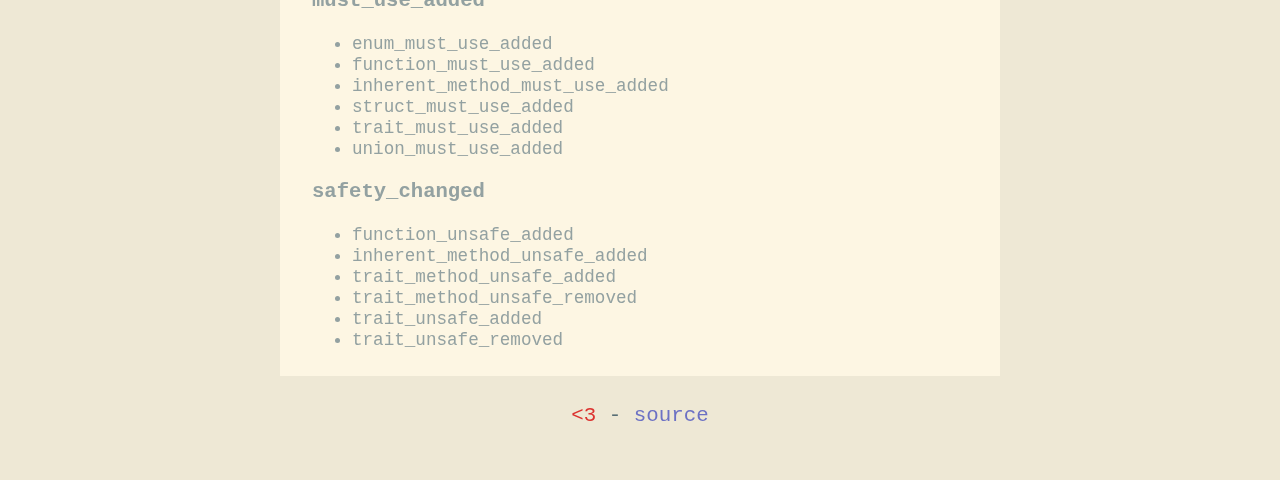
<file: lint-groups-cli-draft/index.html>
<!DOCTYPE html>
<html lang="en">
	<head>
		<meta charset="utf-8" />
		<title> Design Draft for `cargo-semver-checks` lint groups and CLI   | max's blog</title>
		<link rel="stylesheet" href="/base.css" />
	</head>
	<body class="light">
		<div id="content">
			<header>
				<a href="/">max's blog</a>
				 &gt;
<a class="title" href="https://blog.mcarr.one/lint-groups-cli-draft/">Design Draft for `cargo-semver-checks` lint groups and CLI</a>

			</header>
			<article>
				
<h2 id="subtitle">
    <span class="date">2024-08-26</span>
     | tags:
    <ul id="tags">
        
        <li><a href="/tags/gsoc24">gsoc24</a></li>
        
        <li><a href="/tags/rust">rust</a></li>
        
    </ul>
    
</h2>


<div id="show-toc">
    <input id="show-toc-box" type="checkbox" />
    <label for="show-toc-box">outline</label>
</div>
<div id="toc">
    <ol>
        
        <li>
            <a href="https://blog.mcarr.one/lint-groups-cli-draft/#lint-groups">lint groups</a>
            
            <ol>
                
                <li>
                    <a href="https://blog.mcarr.one/lint-groups-cli-draft/#how-many-groups"
                        >how many groups?</a
                    >
                </li>
                
                <li>
                    <a href="https://blog.mcarr.one/lint-groups-cli-draft/#two-modes-of-configuration"
                        >two modes of configuration</a
                    >
                </li>
                
                <li>
                    <a href="https://blog.mcarr.one/lint-groups-cli-draft/#configuration-precedence"
                        >configuration precedence</a
                    >
                </li>
                
                <li>
                    <a href="https://blog.mcarr.one/lint-groups-cli-draft/#dynamic-groups"
                        >dynamic groups</a
                    >
                </li>
                
                <li>
                    <a href="https://blog.mcarr.one/lint-groups-cli-draft/#grouping-the-lints"
                        >grouping the lints</a
                    >
                </li>
                
            </ol>
            
        </li>
        
        <li>
            <a href="https://blog.mcarr.one/lint-groups-cli-draft/#cli-config">CLI config</a>
            
            <ol>
                
                <li>
                    <a href="https://blog.mcarr.one/lint-groups-cli-draft/#prior-art"
                        >prior art</a
                    >
                </li>
                
                <li>
                    <a href="https://blog.mcarr.one/lint-groups-cli-draft/#configuring-version"
                        >configuring version</a
                    >
                </li>
                
                <li>
                    <a href="https://blog.mcarr.one/lint-groups-cli-draft/#precedence"
                        >precedence</a
                    >
                </li>
                
                <li>
                    <a href="https://blog.mcarr.one/lint-groups-cli-draft/#a-less-nuclear-option"
                        >a less-nuclear option</a
                    >
                </li>
                
            </ol>
            
        </li>
        
        <li>
            <a href="https://blog.mcarr.one/lint-groups-cli-draft/#conclusion">conclusion</a>
            
        </li>
        
        <li>
            <a href="https://blog.mcarr.one/lint-groups-cli-draft/#appendix-existing-lint-groups">appendix: existing lint groups</a>
            
            <ol>
                
                <li>
                    <a href="https://blog.mcarr.one/lint-groups-cli-draft/#abi-changed"
                        >abi_changed</a
                    >
                </li>
                
                <li>
                    <a href="https://blog.mcarr.one/lint-groups-cli-draft/#non-constructible"
                        >non_constructible</a
                    >
                </li>
                
                <li>
                    <a href="https://blog.mcarr.one/lint-groups-cli-draft/#doc-hidden-added"
                        >doc_hidden_added</a
                    >
                </li>
                
                <li>
                    <a href="https://blog.mcarr.one/lint-groups-cli-draft/#guarantee-broken"
                        >guarantee_broken</a
                    >
                </li>
                
                <li>
                    <a href="https://blog.mcarr.one/lint-groups-cli-draft/#impl-removed"
                        >impl_removed</a
                    >
                </li>
                
                <li>
                    <a href="https://blog.mcarr.one/lint-groups-cli-draft/#item-missing"
                        >item_missing</a
                    >
                </li>
                
                <li>
                    <a href="https://blog.mcarr.one/lint-groups-cli-draft/#must-use-added"
                        >must_use_added</a
                    >
                </li>
                
                <li>
                    <a href="https://blog.mcarr.one/lint-groups-cli-draft/#safety-changed"
                        >safety_changed</a
                    >
                </li>
                
            </ol>
            
        </li>
        
    </ol>
</div>
 
<h3 class="notice">
    I'd love to hear any comments, suggestions, or questions you have! You can
    post them publicly at
    <a
        href="https://github.com/suaviloquence/blog/issues/6"
        target="_blank"
        >this page's GitHub issue</a
    >
    or send me an email at <code>m at mcarr.one</code>
</h3>


<div id="page"><p>After implementing the core <a href="https://blog.mcarr.one/gsoc-update-1/">manifest lint-level configuration</a> for <a href="https://github.com/obi1kenobi/cargo-semver-checks"><code>cargo-semver-checks</code></a>, one of the next steps is adding some of the &quot;nice to have&quot;extra features that will make it much easier to use and configure <code>cargo-semver-checks</code> in projects' workflows.</p>
<p>Two of these features are <strong>CLI config</strong> and <strong>lint groups</strong>, and, because they are closely related, it can be helpful to think about how they will interact and design them in parallel (even though they might not be implemented at the same time).  Here are some of my considerations for what these features would look like in <code>cargo-semver-checks</code>.</p>
<h2 id="lint-groups">lint groups</h2>
<p>A lint group, as the name might suggest, is a group of lints that share a certain property, to be configured all at once.  For context, <code>cargo-semver-checks</code> consists of many precise lints, such as <code>union_must_use_added</code> and <code>module_missing</code>, that each target one specific instance of a semantic versioning guarantee being broken.</p>
<p>Sometimes, though, it makes more sense to want to express something like &quot;let's make all <code>#[must_use]</code> lints be warnings.&quot;  Currently, this can only be expressed with the following <code>lints</code> table:</p>
<pre data-lang="toml" style="background-color:#2b303b;color:#c0c5ce;" class="language-toml "><code class="language-toml" data-lang="toml"><span>[package.metadata.cargo-semver-checks.lints]
</span><span style="color:#bf616a;">enum_must_use_added </span><span>= &quot;</span><span style="color:#a3be8c;">warn</span><span>&quot;
</span><span style="color:#bf616a;">function_must_use_added </span><span>= &quot;</span><span style="color:#a3be8c;">warn</span><span>&quot;
</span><span style="color:#bf616a;">inherent_method_must_use_added </span><span>= &quot;</span><span style="color:#a3be8c;">warn</span><span>&quot;
</span><span style="color:#bf616a;">struct_must_use_added </span><span>= &quot;</span><span style="color:#a3be8c;">warn</span><span>&quot;
</span><span style="color:#65737e;"># ...
</span></code></pre>
<p>The granularity that <code>cargo-semver-checks</code> provides is super helpful, both for writing simple, testable lints and being able to control such precise behaviors, but sometimes, a project just wants to express something like</p>
<pre data-lang="toml" style="background-color:#2b303b;color:#c0c5ce;" class="language-toml "><code class="language-toml" data-lang="toml"><span style="color:#bf616a;">must_use_added </span><span>= &quot;</span><span style="color:#a3be8c;">warn</span><span>&quot;
</span></code></pre>
<p>This, unlike the current state, doesn't require the project to research and know about the internals of <code>cargo-semver-checks</code> and how it divides this semantic group into individual lints, and it is future-proof against additional lints of this category being added.  For example, the <code>union_must_use_added</code> lint was written around <a href="https://github.com/obi1kenobi/cargo-semver-checks/pull/845">two weeks ago</a>.</p>
<p>Thus, there are scenarios where it would be really helpful to be able to configure groups of similar lints.</p>
<h3 id="how-many-groups">how many groups?</h3>
<p>One question that comes up is how many lint groups can a single lint belong to.  It could be one, so every lint group is disjoint from each other, or a lint could belong to zero-to-many lint groups.  The second option could be more expressive, as a lint could be part  of multiple semantic categories.  However, this would add a lot of complexity to the implementation.  Additionally, looking at prior art like <a href="https://rust-lang.github.io/rust-clippy/stable/index.html#?groups=cargo,complexity,correctness,deprecated,nursery,pedantic,perf,restriction,style,suspicious">clippy</a>, there is precedent for having one lint belong to a single lint group.  That way seems like the best path forward for <code>cargo-semver-checks</code>, but this can always be re-evaluated later on if we end up needing the addional expressivity of multiple lint groups per lint.</p>
<h3 id="two-modes-of-configuration">two modes of configuration</h3>
<p>As a reminder, each individual lint in <code>cargo-semver-checks</code> can be configured in two ways: the lint level (<code>allow</code>, <code>warn</code>, or <code>deny</code>), or the required semver bump when the lint finds breakage (<code>minor</code> or <code>major</code>).  Like lints, lint groups will be able to configured in these two ways, with the same syntax for specifying these as individual lints. </p>
<h3 id="configuration-precedence">configuration precedence</h3>
<p>What happens when a lint group is configured at the same time as a lint belonging to that group? How do they interact? In the cargo <code>[lints]</code> table, which <code>cargo-semver-checks</code> currently emulates, each configuration entry has a member <code>priority</code> (set to 0 if omitted).  Lower numbers (which can be negative) have lower priority, and if a configuration entry for a lint has a higher priority, it will override the lower priority.  Since <code>cargo-semver-checks</code> aims to be compatible with the <code>[cargo]</code> lint table, it makes sense to copy this behavior, although the edge cases (e.g., if a lint group containing a lint and that lint are configured at the same level) can become complex, so this will need testing for these behaviors.  Currently, there is a clippy warning <code>lint_groups_priority</code> for this specific case, so <code>cargo-semver-checks</code> could also produce warnings in configurations like these.  Note that the order of the fields in the <code>[lints]</code> table does not impact the lint sorting and precednece.</p>
<p>Additionally, as discussed below, priority will also have to be a consideration when specifying configuration through CLI flags.</p>
<h3 id="dynamic-groups">dynamic groups</h3>
<p>In <code>rustc</code> linters, there are also dynamic groups, like <code>all</code> and <code>warnings</code> which allow the user to configure all defined lints or all lints currently configured to be warnings (e.g., to <code>deny</code> all warnings as hard errors).  These could be useful for expressiveness to quickly enable all lints/warning checks, but this does not seem like a crucial feature for the initial implementation.  Eventually, we could have dynamic lint groups for all currently-configured <code>major</code> and <code>minor</code>-level lints as well.</p>
<h3 id="grouping-the-lints">grouping the lints</h3>
<p>Here is a rough grouping of the currently-present lints in <code>cargo-semver-checks</code>.  This idea skews more specific (as opposed to e.g., clippy's <code>correctness</code>), but this part I would love feedback on.  Lists of lints by group in the appendix, linked for each group.</p>
<ul>
<li><a href="https://blog.mcarr.one/lint-groups-cli-draft/#must-use-added"><code>must_use_added</code></a> - all the different instances of adding <code>#[must_use]</code></li>
<li><a href="https://blog.mcarr.one/lint-groups-cli-draft/#item-missing"><code>item_missing</code></a> - when a public item is removed <sup class="footnote-reference"><a href="#2">1</a></sup></li>
<li><a href="https://blog.mcarr.one/lint-groups-cli-draft/#abi-changed"><code>abi_changed</code></a> - when the <code>repr</code> or ABI of a public item changes <sup class="footnote-reference"><a href="#3">2</a></sup></li>
<li><a href="https://blog.mcarr.one/lint-groups-cli-draft/#non-constructible"><code>non_constructible</code></a> - when a struct or enum variant is no longer constructible</li>
<li><a href="https://blog.mcarr.one/lint-groups-cli-draft/#impl-removed"><code>impl_removed</code></a> - when a struct/enum/union no longer implements a trait <sup class="footnote-reference"><a href="#5">3</a></sup></li>
<li><a href="https://blog.mcarr.one/lint-groups-cli-draft/#doc-hidden-added"><code>doc_hidden_added</code></a> - when an item becomes <code>#[doc(hidden)]</code> and is removed from the public API</li>
<li><a href="https://blog.mcarr.one/lint-groups-cli-draft/#safety-changed"><code>safety_changed</code></a> - the safety of a function/item is changed in a way that is breaking</li>
<li><a href="https://blog.mcarr.one/lint-groups-cli-draft/#guarantee-broken"><code>guarantee_broken</code></a> - a sort of more general category of lint changes that can cause downstream crates to be broken (sometimes subtly) by removing guarantees of a previous API.  This is more general, and could potentially be broken up into smaller groups.</li>
</ul>
<p>This would be helpful in situations above.  Clippy's lint groups are more general categories like <code>restriction</code>, <code>correctness</code>, etc., which could also be a direction to go in.  For example, there could be some warn-by-default lints that would fit nicely in a <code>suspicious</code> group.  This is where it could be helpful to have the additional expressiveness of having multiple lint groups for a single lint, but it seems possible to have a creative mix of more targeted/more general categories with only one group per lint, avoiding the additional complexity of many groups per lint.</p>
<h2 id="cli-config">CLI config</h2>
<p>Another feature is being able to configure lints and lint groups using command-line flags.  This is a more complicated feature, and we're <a href="https://github.com/obi1kenobi/cargo-semver-checks/issues/827">tracking user demand</a> to see if it's desired to add.  It's helpful, though to reason about the interactions a potential command-line configuration interface would have with lint groups before either feature begins to be implementated.</p>
<h3 id="prior-art">prior art</h3>
<p><code>rustc</code>-based linting tools (such as clippy) have CLI syntax like:</p>
<pre style="background-color:#2b303b;color:#c0c5ce;"><code><span>--allow (-A) |
</span><span>--warn (-W) |
</span><span>--deny (-D) |
</span><span>--forbid (-F) |
</span><span>--force-warn 
</span><span>&lt;lint_or_group_name&gt;
</span></code></pre>
<p>for example, <code>cargo clippy -- --deny clippy::undocumented-unsafe-blocks --allow unsafe-code</code>.</p>
<p><code>cargo-semver-checks</code> uses these names for lint levels in the current Cargo.toml manifest configuration (but doesn't currently support <code>forbid</code> or <code>force-warn</code>, and it could help for interoperability in the Rust tooling ecosystem to use similar CLI flags.</p>
<h3 id="configuring-version">configuring version</h3>
<p>However, <code>cargo-semver-checks</code> also allows another aspect of each lint to be configured: it's required semantic versioning bump when the lint occurs.  A CLI suite would need to expose this configuration avenue as well.  For example:</p>
<pre data-lang="sh" style="background-color:#2b303b;color:#c0c5ce;" class="language-sh "><code class="language-sh" data-lang="sh"><span style="color:#bf616a;">$</span><span> cargo semver-checks -- --major must_use_added --minor function_missing
</span></code></pre>
<p>It's tempting to add a shorthand for configuring lint level and required semver bump for the same lint/group at once, but this seems to me like a lot of additional complexity for no real gain in expressiveness.</p>
<p>Just like with manifest configuration, if a lint/group is configured for one aspect, the other aspect remains the default (or previously-configured value)</p>
<h3 id="precedence">precedence</h3>
<p>When CLI and manifest both configure a lint or lint group, the CLI should take precedence.  This is also the case with e.g. clippy flags and the <code>[lints.clippy]</code> Cargo.toml table.</p>
<p>Fortunately, command-line flags are provided in a deterministic sequence, so we don't need a <code>priority</code> key as we did in the manifest table: we just define (like other linters) the later flags taking precedence over the former flags, regardless of whether they are in lint groups or not.  For example:</p>
<pre data-lang="sh" style="background-color:#2b303b;color:#c0c5ce;" class="language-sh "><code class="language-sh" data-lang="sh"><span style="color:#bf616a;">$</span><span> cargo semver-checks -- --allow must_use_added --deny enum_must_use_added
</span><span style="color:#bf616a;">$</span><span> cargo semver-checks -- --deny enum_must_use_added --allow must_use_added 
</span></code></pre>
<p>The first invocation would require a version bump if <code>#[must_use]</code> was added to a pub enum, because the <code>enum_must_use_added</code> flag took precedence over the lint group.  In the second example, however, it would be the opposite, because the blanket <code>allow</code> came after the targeted <code>deny</code> and thus takes precedence.</p>
<p>It's important to note that these precedence rules apply to each individual property of the lint (that is, version and lint level), meaning if we had</p>
<pre data-lang="sh" style="background-color:#2b303b;color:#c0c5ce;" class="language-sh "><code class="language-sh" data-lang="sh"><span style="color:#bf616a;">$</span><span> cargo semver-checks -- --major must_use_added --warn enum_must_use_added
</span></code></pre>
<p>the <code>enum_must_use_added</code> lint would be major-level and a warning (and other <code>must_use_added</code> lintsallow would be major-level and an error).</p>
<h3 id="a-less-nuclear-option">a less-nuclear option</h3>
<p>The problem that command-line flags solve is being able to configure lints/lint groups in an environment where the Cargo.toml manifest is not available to use for this purpose.  This could be in CI, using precomputed Rustdoc JSON files, etc., where <code>cargo-semver-checks</code> does not have access to the Cargo.toml manifest where lints would be configured.</p>
<p>One alternative solution that avoids some of this complexity is adding a <code>--lint-config</code> flag that lets the user provide a path to a file that contains the lint configuration table.  With this, we only have to reason about precedence rules and edge cases in one format (the manifest configuration table), but there is a way to configure lints in environments where it's not currently possible.</p>
<p>Like command-line flags, any items in this table would take precedence over items in the package or workspace <code>Cargo.toml</code>.  One disadvantage of this over command-line flags is that it does require another file to be created, managed, checked into source control, etc., but it does solve the problem that CLI flags also do while using existing infrastructure.</p>
<h2 id="conclusion">conclusion</h2>
<p>I'd love to hear any feedback at this stage about lint groups, CLI config, or any of the problems, solutions, and implementation details proposed in this post.  You can find my sketch of the grouped current lints below in the appendix.</p>
<h2 id="appendix-existing-lint-groups">appendix: existing lint groups</h2>
<h3 id="abi-changed"><code>abi_changed</code></h3>
<ul>
<li><code>enum_repr_int_changed</code></li>
<li><code>enum_repr_int_removed</code></li>
<li><code>enum_repr_transparent_removed</code></li>
<li><code>exported_function_changed_abi</code></li>
<li><code>function_abi_no_longer_unwind</code></li>
<li><code>function_changed_abi</code></li>
<li><code>function_export_name_changed</code></li>
<li><code>repr_c_removed</code></li>
<li><code>repr_packed_added</code></li>
<li><code>repr_packed_removed</code></li>
</ul>
<h3 id="non-constructible"><code>non_constructible</code></h3>
<ul>
<li><code>constructible_struct_adds_field</code></li>
<li><code>constructible_struct_adds_private_field</code></li>
<li><code>constructible_struct_changed_type</code></li>
<li><code>enum_struct_variant_field_added</code></li>
<li><code>enum_tuple_variant_field_added</code></li>
<li><code>struct_marked_non_exhaustive</code></li>
<li><code>struct_with_pub_fields_changed_type</code></li>
<li><code>tuple_struct_to_plain_struct</code></li>
<li><code>unit_struct_changed_kind</code></li>
<li><code>variant_marked_non_exhaustive</code></li>
</ul>
<h3 id="doc-hidden-added"><code>doc_hidden_added</code></h3>
<ul>
<li><code>enum_now_doc_hidden</code></li>
<li><code>enum_struct_variant_field_now_doc_hidden</code></li>
<li><code>enum_tuple_variant_field_now_doc_hidden</code></li>
<li><code>function_now_doc_hidden</code></li>
<li><code>inherent_associated_const_now_doc_hidden</code></li>
<li><code>inherent_method_now_doc_hidden</code></li>
<li><code>pub_module_level_const_now_doc_hidden</code></li>
<li><code>pub_static_now_doc_hidden</code></li>
<li><code>struct_now_doc_hidden</code></li>
<li><code>struct_pub_field_now_doc_hidden</code></li>
<li><code>trait_associated_const_now_doc_hidden</code></li>
<li><code>trait_associated_type_now_doc_hidden</code></li>
<li><code>trait_method_now_doc_hidden</code></li>
<li><code>trait_now_doc_hidden</code></li>
<li><code>union_now_doc_hidden</code></li>
<li><code>union_pub_field_now_doc_hidden</code></li>
</ul>
<h3 id="guarantee-broken"><code>guarantee_broken</code></h3>
<ul>
<li><code>enum_marked_non_exhaustive</code></li>
<li><code>enum_variant_added</code></li>
<li><code>function_const_removed</code></li>
<li><code>function_parameter_count_changed</code></li>
<li><code>method_parameter_count_changed</code></li>
<li><code>pub_static_mut_now_immutable</code></li>
<li><code>trait_newly_sealed</code></li>
<li><code>trait_no_longer_object_safe</code></li>
<li><code>type_marked_deprecated</code></li>
</ul>
<h3 id="impl-removed"><code>impl_removed</code></h3>
<ul>
<li><code>auto_trait_impl_removed</code></li>
<li><code>derive_trait_impl_removed</code></li>
<li><code>sized_impl_removed</code></li>
</ul>
<h3 id="item-missing"><code>item_missing</code></h3>
<ul>
<li><code>enum_missing</code></li>
<li><code>enum_struct_variant_field_missing</code></li>
<li><code>enum_tuple_variant_field_missing</code></li>
<li><code>function_missing</code></li>
<li><code>inherent_associated_pub_const_missing</code></li>
<li><code>inherent_method_const_removed</code></li>
<li><code>inherent_method_missing</code></li>
<li><code>module_missing</code></li>
<li><code>pub_module_level_const_missing</code></li>
<li><code>pub_static_missing</code></li>
<li><code>struct_missing</code></li>
<li><code>struct_pub_field_missing</code></li>
<li><code>struct_repr_transparent_removed</code></li>
<li><code>trait_method_missing</code></li>
<li><code>trait_missing</code></li>
<li><code>trait_removed_associated_constant</code></li>
<li><code>trait_removed_associated_type</code></li>
<li><code>trait_removed_supertrait</code></li>
<li><code>union_field_missing</code></li>
<li><code>union_missing</code></li>
<li><code>enum_variant_missing</code> missin</li>
</ul>
<h3 id="must-use-added"><code>must_use_added</code></h3>
<ul>
<li><code>enum_must_use_added</code></li>
<li><code>function_must_use_added</code></li>
<li><code>inherent_method_must_use_added</code></li>
<li><code>struct_must_use_added</code></li>
<li><code>trait_must_use_added</code></li>
<li><code>union_must_use_added</code></li>
</ul>
<h3 id="safety-changed"><code>safety_changed</code></h3>
<ul>
<li><code>function_unsafe_added</code></li>
<li><code>inherent_method_unsafe_added</code></li>
<li><code>trait_method_unsafe_added</code></li>
<li><code>trait_method_unsafe_removed</code></li>
<li><code>trait_unsafe_added</code></li>
<li><code>trait_unsafe_removed</code></li>
</ul>
</div>

			</article>
			<footer>
				<p>
				<span id="heart">&lt;3</span> - <a href="https://github.com/suaviloquence/blog" target="_blank">source</a>
				</p>
			</footer>
		</div>
	</body>
</html>
</file>
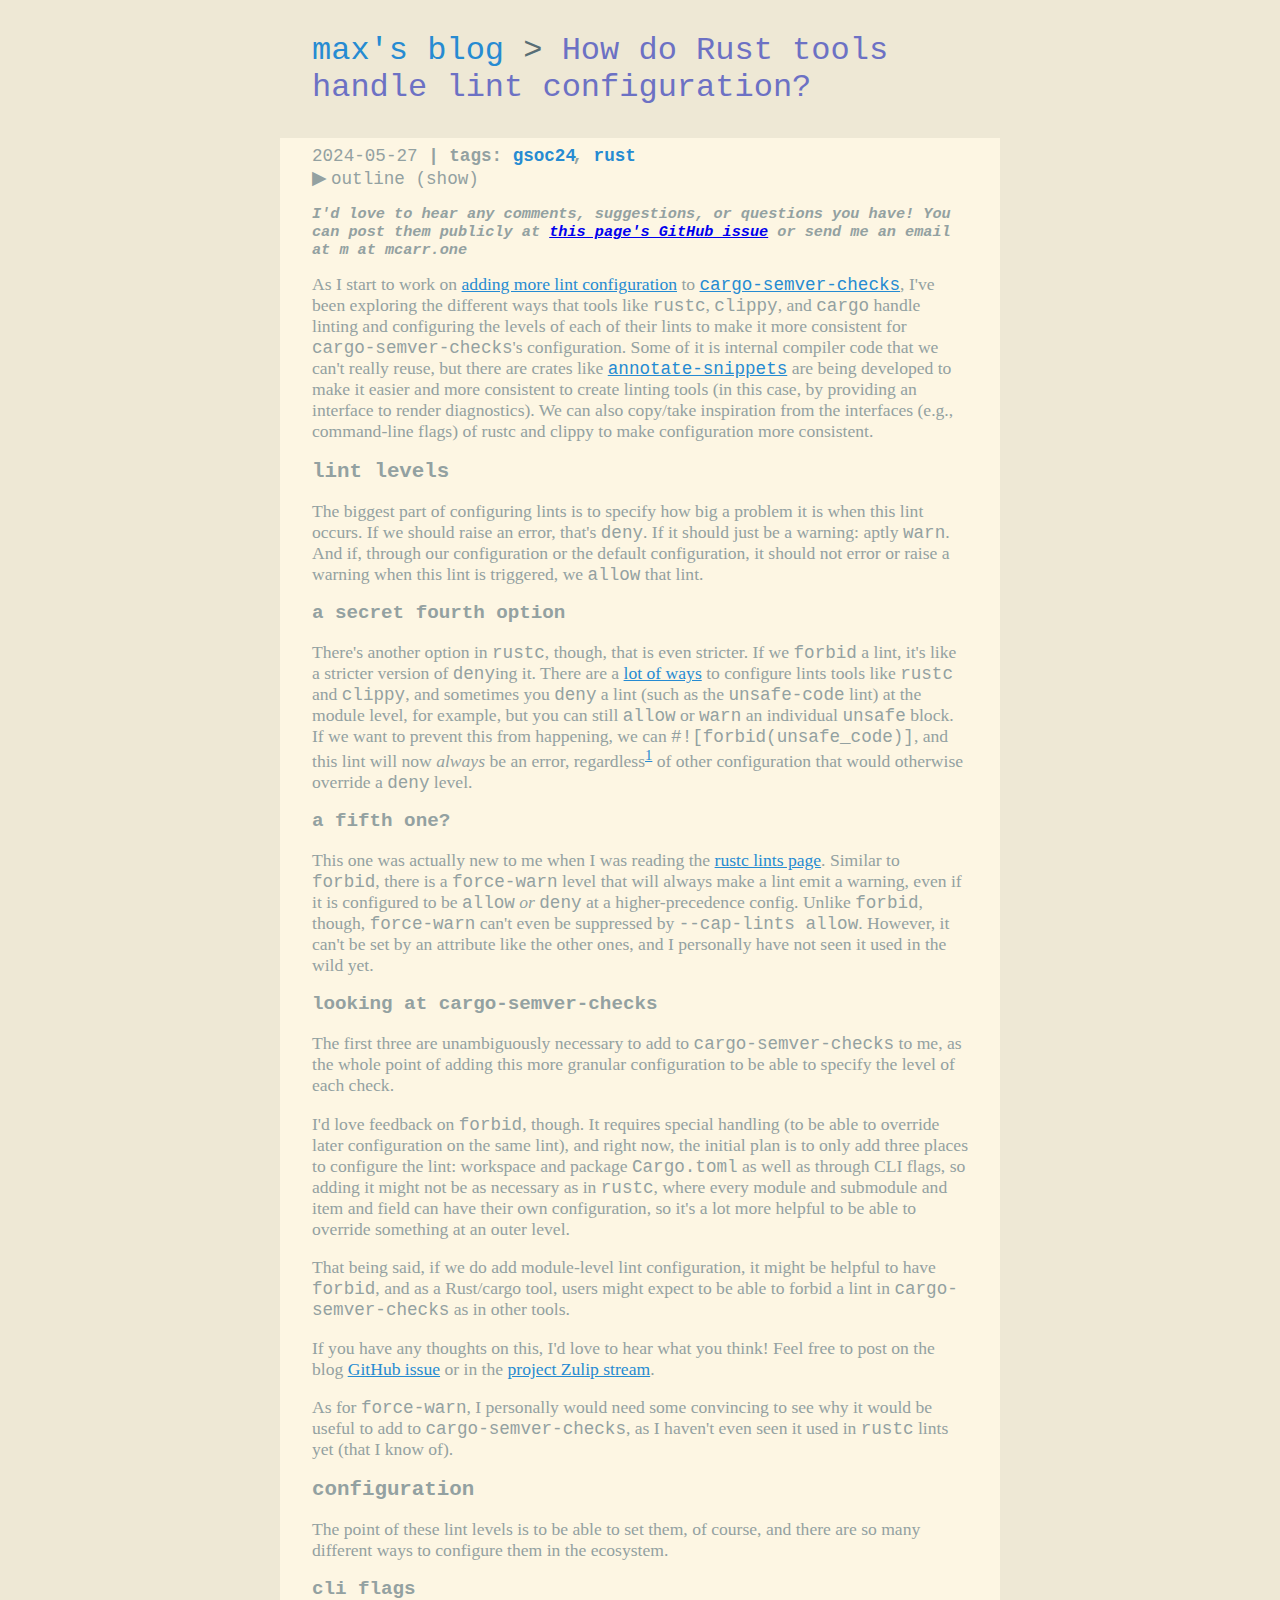
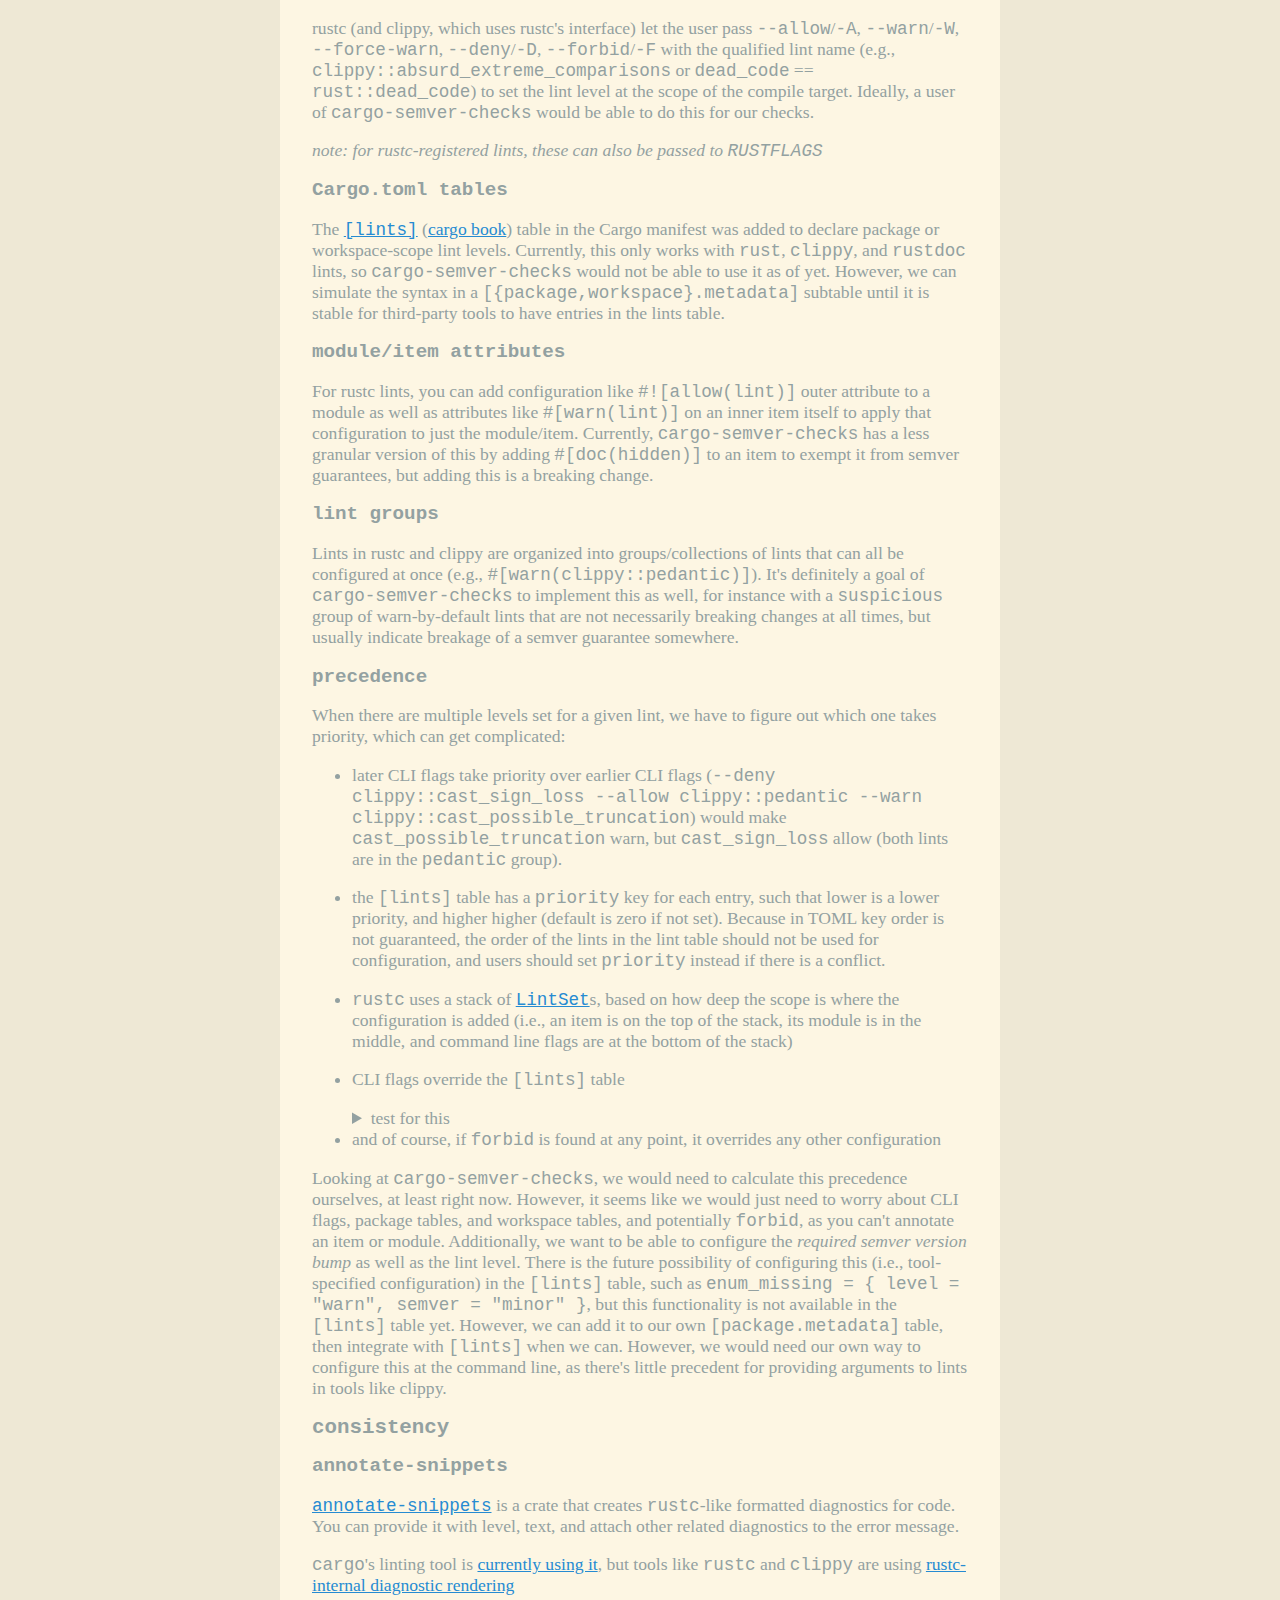
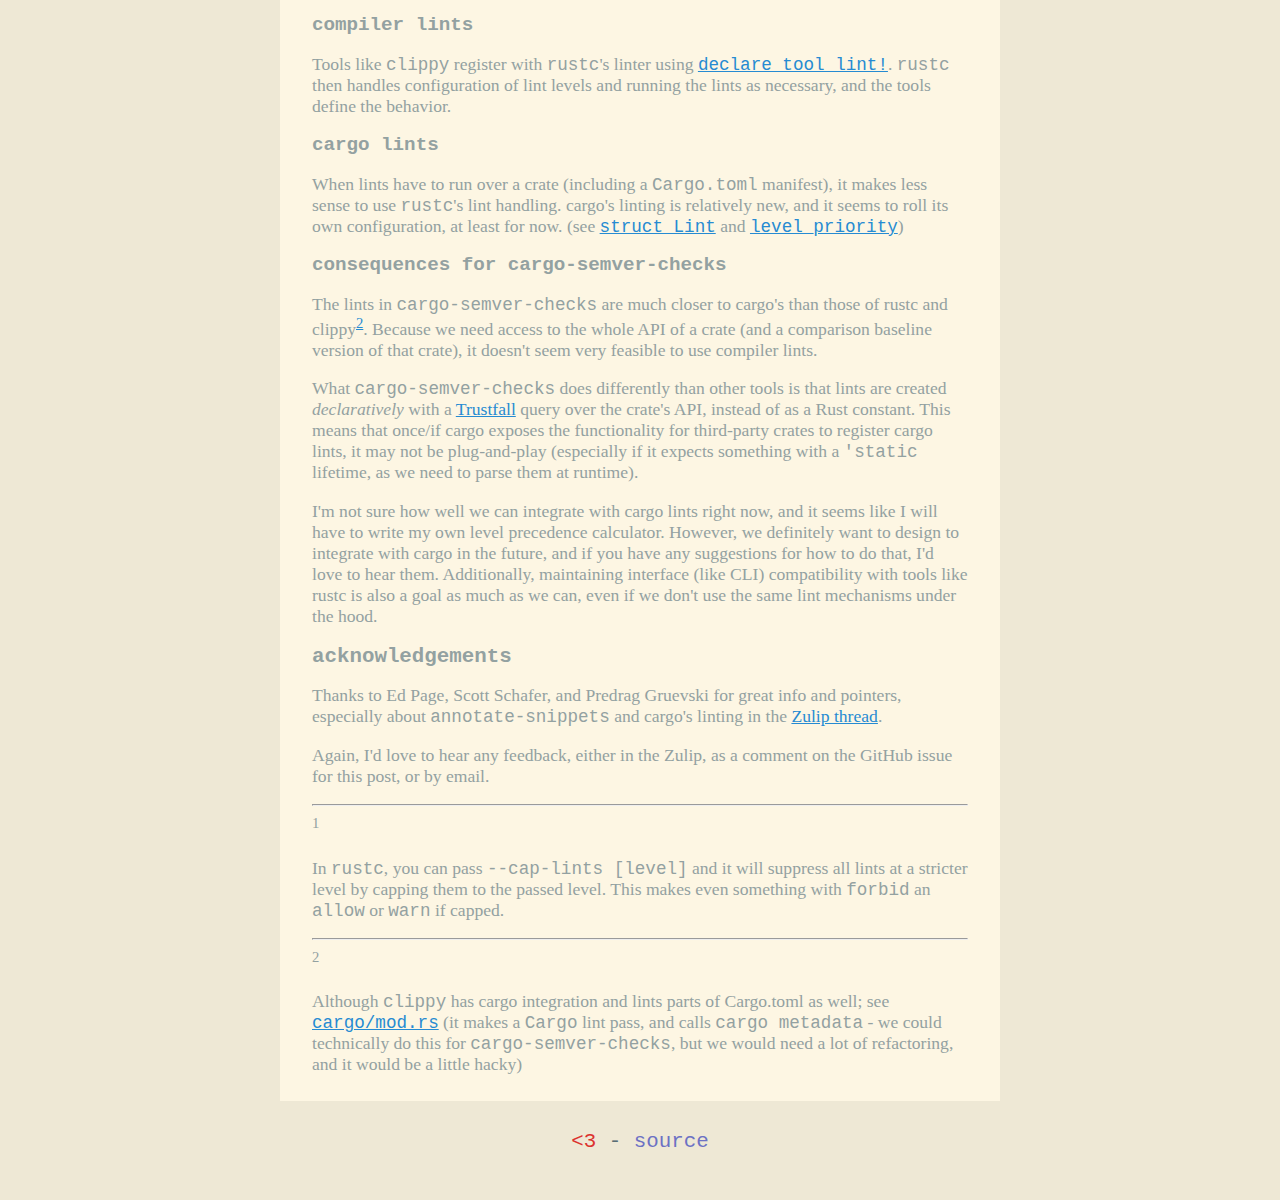
<file: rust-lint-config/index.html>
<!DOCTYPE html>
<html lang="en">
	<head>
		<meta charset="utf-8" />
		<title> How do Rust tools handle lint configuration?   | max's blog</title>
		<link rel="stylesheet" href="/base.css" />
	</head>
	<body class="light">
		<div id="content">
			<header>
				<a href="/">max's blog</a>
				 &gt;
<a class="title" href="https://blog.mcarr.one/rust-lint-config/">How do Rust tools handle lint configuration?</a>

			</header>
			<article>
				
<h2 id="subtitle">
    <span class="date">2024-05-27</span>
     | tags:
    <ul id="tags">
        
        <li><a href="/tags/gsoc24">gsoc24</a></li>
        
        <li><a href="/tags/rust">rust</a></li>
        
    </ul>
    
</h2>


<div id="show-toc">
    <input id="show-toc-box" type="checkbox" />
    <label for="show-toc-box">outline</label>
</div>
<div id="toc">
    <ol>
        
        <li>
            <a href="https://blog.mcarr.one/rust-lint-config/#lint-levels">lint levels</a>
            
            <ol>
                
                <li>
                    <a href="https://blog.mcarr.one/rust-lint-config/#a-secret-fourth-option"
                        >a secret fourth option</a
                    >
                </li>
                
                <li>
                    <a href="https://blog.mcarr.one/rust-lint-config/#a-fifth-one"
                        >a fifth one?</a
                    >
                </li>
                
                <li>
                    <a href="https://blog.mcarr.one/rust-lint-config/#looking-at-cargo-semver-checks"
                        >looking at cargo-semver-checks</a
                    >
                </li>
                
            </ol>
            
        </li>
        
        <li>
            <a href="https://blog.mcarr.one/rust-lint-config/#configuration">configuration</a>
            
            <ol>
                
                <li>
                    <a href="https://blog.mcarr.one/rust-lint-config/#cli-flags"
                        >cli flags</a
                    >
                </li>
                
                <li>
                    <a href="https://blog.mcarr.one/rust-lint-config/#cargo-toml-tables"
                        >Cargo.toml tables</a
                    >
                </li>
                
                <li>
                    <a href="https://blog.mcarr.one/rust-lint-config/#module-item-attributes"
                        >module&#x2F;item attributes</a
                    >
                </li>
                
                <li>
                    <a href="https://blog.mcarr.one/rust-lint-config/#lint-groups"
                        >lint groups</a
                    >
                </li>
                
                <li>
                    <a href="https://blog.mcarr.one/rust-lint-config/#precedence"
                        >precedence</a
                    >
                </li>
                
            </ol>
            
        </li>
        
        <li>
            <a href="https://blog.mcarr.one/rust-lint-config/#consistency">consistency</a>
            
            <ol>
                
                <li>
                    <a href="https://blog.mcarr.one/rust-lint-config/#annotate-snippets"
                        >annotate-snippets</a
                    >
                </li>
                
                <li>
                    <a href="https://blog.mcarr.one/rust-lint-config/#compiler-lints"
                        >compiler lints</a
                    >
                </li>
                
                <li>
                    <a href="https://blog.mcarr.one/rust-lint-config/#cargo-lints"
                        >cargo lints</a
                    >
                </li>
                
                <li>
                    <a href="https://blog.mcarr.one/rust-lint-config/#consequences-for-cargo-semver-checks"
                        >consequences for cargo-semver-checks</a
                    >
                </li>
                
            </ol>
            
        </li>
        
        <li>
            <a href="https://blog.mcarr.one/rust-lint-config/#acknowledgements">acknowledgements</a>
            
        </li>
        
    </ol>
</div>
 
<h3 class="notice">
    I'd love to hear any comments, suggestions, or questions you have! You can
    post them publicly at
    <a
        href="https://github.com/suaviloquence/blog/issues/3"
        target="_blank"
        >this page's GitHub issue</a
    >
    or send me an email at <code>m at mcarr.one</code>
</h3>


<div id="page"><p>As I start to work on <a href="https://blog.mcarr.one/gsoc-24-intro/">adding more lint configuration</a> to <a href="https://github.com/obi1kenobi/cargo-semver-checks"><code>cargo-semver-checks</code></a>, I've been exploring the different ways that tools like <code>rustc</code>, <code>clippy</code>, and <code>cargo</code> handle linting and configuring the levels of each of their lints to make it more consistent for <code>cargo-semver-checks</code>'s configuration.
Some of it is internal compiler code that we can't really reuse, but there are crates like <a href="https://crates.io/crates/annotate_snippets"><code>annotate-snippets</code></a> are being developed to make it easier and more consistent to create linting tools (in this case, by providing an interface to render diagnostics).
We can also copy/take inspiration from the interfaces (e.g., command-line flags) of rustc and clippy to make configuration more consistent.</p>
<h1 id="lint-levels">lint levels</h1>
<p>The biggest part of configuring lints is to specify how big a problem it is when this lint occurs. If we should raise an error, that's <code>deny</code>. If it should just be a warning: aptly <code>warn</code>. And if, through our configuration or the default configuration, it should not error or raise a warning when this lint is triggered, we <code>allow</code> that lint.</p>
<h2 id="a-secret-fourth-option">a secret fourth option</h2>
<p>There's another option in <code>rustc</code>, though, that is even stricter. If we <code>forbid</code> a lint, it's like a stricter version of <code>deny</code>ing it. There are a <a href="https://blog.mcarr.one/rust-lint-config/#configuration">lot of ways</a> to configure lints tools like <code>rustc</code> and <code>clippy</code>, and sometimes you <code>deny</code> a lint (such as the <code>unsafe-code</code> lint) at the module level, for example, but you can still <code>allow</code> or <code>warn</code> an individual <code>unsafe</code> block. If we want to prevent this from happening, we can <code>#![forbid(unsafe_code)]</code>, and this lint will now <em>always</em> be an error, regardless<sup class="footnote-reference"><a href="#forbid">1</a></sup> of other configuration that would otherwise override a <code>deny</code> level.</p>
<h2 id="a-fifth-one">a fifth one?</h2>
<p>This one was actually new to me when I was reading the <a href="https://doc.rust-lang.org/rustc/lints/levels.html">rustc lints page</a>. Similar to <code>forbid</code>, there is a <code>force-warn</code> level that will always make a lint emit a warning, even if it is configured to be <code>allow</code> <em>or</em> <code>deny</code> at a higher-precedence config. Unlike <code>forbid</code>, though, <code>force-warn</code> can't even be suppressed by <code>--cap-lints allow</code>. However, it can't be set by an attribute like the other ones, and I personally have not seen it used in the wild yet.</p>
<h2 id="looking-at-cargo-semver-checks">looking at <code>cargo-semver-checks</code></h2>
<p>The first three are unambiguously necessary to add to <code>cargo-semver-checks</code> to me, as the whole point of adding this more granular configuration to be able to specify the level of each check.</p>
<p>I'd love feedback on <code>forbid</code>, though. It requires special handling (to be able to override later configuration on the same lint), and right now, the initial plan is to only add three places to configure the lint: workspace and package <code>Cargo.toml</code> as well as through CLI flags, so adding it might not be as necessary as in <code>rustc</code>, where every module and submodule and item and field can have their own configuration, so it's a lot more helpful to be able to override something at an outer level.</p>
<p>That being said, if we do add module-level lint configuration, it might be helpful to have <code>forbid</code>, and as a Rust/cargo tool, users might expect to be able to forbid a lint in <code>cargo-semver-checks</code> as in other tools.</p>
<p>If you have any thoughts on this, I'd love to hear what you think! Feel free to post on the blog <a href="https://github.com/suaviloquence/blog/issues/3">GitHub issue</a> or in the <a href="https://rust-lang.zulipchat.com/#narrow/stream/421156-gsoc/topic/Project.3A.20Adding.20lint.20configuration.20to.20cargo-semver-checks">project Zulip stream</a>.</p>
<p>As for <code>force-warn</code>, I personally would need some convincing to see why it would be useful to add to <code>cargo-semver-checks</code>, as I haven't even seen it used in <code>rustc</code> lints yet (that I know of).</p>
<h1 id="configuration">configuration</h1>
<p>The point of these lint levels is to be able to set them, of course, and there are so many different ways to configure them in the ecosystem.</p>
<h2 id="cli-flags">cli flags</h2>
<p>rustc (and clippy, which uses rustc's interface) let the user pass <code>--allow</code>/<code>-A</code>, <code>--warn</code>/<code>-W</code>, <code>--force-warn</code>, <code>--deny</code>/<code>-D</code>, <code>--forbid</code>/<code>-F</code> with the qualified lint name (e.g., <code>clippy::absurd_extreme_comparisons</code> or <code>dead_code</code> == <code>rust::dead_code</code>) to set the lint level at the scope of the compile target. Ideally, a user of <code>cargo-semver-checks</code> would be able to do this for our checks.</p>
<p><em>note: for rustc-registered lints, these can also be passed to <code>RUSTFLAGS</code></em></p>
<h2 id="cargo-toml-tables">Cargo.toml tables</h2>
<p>The <a href="https://rust-lang.github.io/rfcs/3389-manifest-lint.html"><code>[lints]</code></a> (<a href="https://doc.rust-lang.org/nightly/cargo/reference/manifest.html#the-lints-section">cargo book</a>) table in the Cargo manifest was added to declare package or workspace-scope lint levels. Currently, this only works with <code>rust</code>, <code>clippy</code>, and <code>rustdoc</code> lints, so <code>cargo-semver-checks</code> would not be able to use it as of yet. However, we can simulate the syntax in a <code>[{package,workspace}.metadata]</code> subtable until it is stable for third-party tools to have entries in the lints table.</p>
<h2 id="module-item-attributes">module/item attributes</h2>
<p>For rustc lints, you can add configuration like <code>#![allow(lint)]</code> outer attribute to a module as well as attributes like <code>#[warn(lint)]</code> on an inner item itself to apply that configuration to just the module/item. Currently, <code>cargo-semver-checks</code> has a less granular version of this by adding <span class="nobr"><code>#[doc(hidden)]</code></span> to an item to exempt it from semver guarantees, but adding this is a breaking change.</p>
<h2 id="lint-groups">lint groups</h2>
<p>Lints in rustc and clippy are organized into groups/collections of lints that can all be configured at once (e.g., <code>#[warn(clippy::pedantic)]</code>). It's definitely a goal of <code>cargo-semver-checks</code> to implement this as well, for instance with a <code>suspicious</code> group of warn-by-default lints that are not necessarily breaking changes at all times, but usually indicate breakage of a semver guarantee somewhere.</p>
<h2 id="precedence">precedence</h2>
<p>When there are multiple levels set for a given lint, we have to figure out which one takes priority, which can get complicated:</p>
<ul>
<li>
<p>later CLI flags take priority over earlier CLI flags (<code>--deny clippy::cast_sign_loss --allow clippy::pedantic --warn clippy::cast_possible_truncation</code>) would make <code>cast_possible_truncation</code> warn, but <code>cast_sign_loss</code> allow (both lints are in the <code>pedantic</code> group).</p>
</li>
<li>
<p>the <code>[lints]</code> table has a <code>priority</code> key for each entry, such that lower is a lower priority, and higher higher (default is zero if not set). Because in TOML key order is not guaranteed, the order of the lints in the lint table should not be used for configuration, and users should set <code>priority</code> instead if there is a conflict.</p>
</li>
<li>
<p><code>rustc</code> uses a stack of <a href="https://github.com/rust-lang/rust/blob/f00b02e6bbe63707503f058fb87cc3e2b25991ac/compiler/rustc_lint/src/levels.rs#L75"><code>LintSet</code></a>s, based on how deep the scope is where the configuration is added (i.e., an item is on the top of the stack, its module is in the middle, and command line flags are at the bottom of the stack)</p>
</li>
<li>
<p>CLI flags override the <code>[lints]</code> table</p>
<details>
<summary>test for this</summary>
<p>Cargo.toml:</p>
<pre data-lang="toml" style="background-color:#2b303b;color:#c0c5ce;" class="language-toml "><code class="language-toml" data-lang="toml"><span style="color:#65737e;"># ...
</span><span>[lints]
</span><span style="color:#bf616a;">unused_variables </span><span>= &quot;</span><span style="color:#a3be8c;">deny</span><span>&quot;
</span></code></pre>
<p>main.rs:</p>
<pre data-lang="rust" style="background-color:#2b303b;color:#c0c5ce;" class="language-rust "><code class="language-rust" data-lang="rust"><span style="color:#b48ead;">fn </span><span style="color:#8fa1b3;">main</span><span>() {
</span><span>    </span><span style="color:#b48ead;">unsafe </span><span>{};
</span><span>}
</span></code></pre>
<p><code>$ cargo clippy</code>:</p>
<pre style="background-color:#2b303b;color:#c0c5ce;"><code><span>cargo clippy
</span><span>    Checking tst v0.1.0 (/tmp/tst)
</span><span>error: unused variable: `a`
</span><span> --&gt; src/main.rs:2:9
</span><span>  |
</span><span>2 |     let a = 0;
</span><span>  |         ^ help: if this is intentional, prefix it with an underscore: `_a`
</span><span>  |
</span><span>  = note: requested on the command line with `-D unused-variables`
</span><span>
</span><span>error: could not compile `tst` (bin &quot;tst&quot;) due to 1 previous error
</span></code></pre>
<p><code>$ cargo clippy -- -Aunused_variables</code></p>
<pre style="background-color:#2b303b;color:#c0c5ce;"><code><span>Checking tst v0.1.0 (/tmp/tst)
</span><span>Finished `dev` profile [unoptimized + debuginfo] target(s) in 0.05s
</span></code></pre>
</details>
</li>
<li>
<p>and of course, if <code>forbid</code> is found at any point, it overrides any other configuration</p>
</li>
</ul>
<p>Looking at <code>cargo-semver-checks</code>, we would need to calculate this precedence ourselves, at least right now. However, it seems like we would just need to worry about CLI flags, package tables, and workspace tables, and potentially <code>forbid</code>, as you can't annotate an item or module. Additionally, we want to be able to configure the <em>required semver version bump</em> as well as the lint level. There is the future possibility of configuring this (i.e., tool-specified configuration) in the <code>[lints]</code> table, such as <code>enum_missing = { level = &quot;warn&quot;, semver = &quot;minor&quot; }</code>, but this functionality is not available in the <code>[lints]</code> table yet. However, we can add it to our own <code>[package.metadata]</code> table, then integrate with <code>[lints]</code> when we can. However, we would need our own way to configure this at the command line, as there's little precedent for providing arguments to lints in tools like clippy.</p>
<h1 id="consistency">consistency</h1>
<h2 id="annotate-snippets">annotate-snippets</h2>
<p><a href="https://crates.io/crates/annotate_snippets"><code>annotate-snippets</code></a> is a crate that creates <code>rustc</code>-like formatted diagnostics for code. You can provide it with level, text, and attach other related diagnostics to the error message.</p>
<p><code>cargo</code>'s linting tool is <a href="https://github.com/rust-lang/cargo/blob/95eeafa3ba513a630d32aecf2818734aeb06b540/src/cargo/util/lints.rs#L6">currently using it</a>, but tools like <code>rustc</code> and <code>clippy</code> are using <a href="https://doc.rust-lang.org/nightly/nightly-rustc/rustc_errors/struct.DiagCtxt.html">rustc-internal diagnostic rendering</a></p>
<h2 id="compiler-lints">compiler lints</h2>
<p>Tools like <code>clippy</code> register with <code>rustc</code>'s linter using <a href="https://doc.rust-lang.org/stable/nightly-rustc/rustc_lint_defs/macro.declare_tool_lint.html"><code>declare_tool_lint!</code></a>. <code>rustc</code> then handles configuration of lint levels and running the lints as necessary, and the tools define the behavior.</p>
<h2 id="cargo-lints">cargo lints</h2>
<p>When lints have to run over a crate (including a <code>Cargo.toml</code> manifest), it makes less sense to use <code>rustc</code>'s lint handling. cargo's linting is relatively new, and it seems to roll its own configuration, at least for now. (see <a href="https://github.com/rust-lang/cargo/blob/master/src/cargo/util/lints.rs#L263"><code>struct Lint</code></a> and <a href="https://github.com/rust-lang/cargo/blob/95eeafa3ba513a630d32aecf2818734aeb06b540/src/cargo/util/lints.rs#L386"><code>level_priority</code></a>)</p>
<h2 id="consequences-for-cargo-semver-checks">consequences for <code>cargo-semver-checks</code></h2>
<p>The lints in <code>cargo-semver-checks</code> are much closer to cargo's than those of rustc and clippy<sup class="footnote-reference"><a href="#clippy-cargo">2</a></sup>. Because we need access to the whole API of a crate (and a comparison baseline version of that crate), it doesn't seem very feasible to use compiler lints.</p>
<p>What <code>cargo-semver-checks</code> does differently than other tools is that lints are created <em>declaratively</em> with a <a href="https://github.com/obi1kenobi/trustfall">Trustfall</a> query over the crate's API, instead of as a Rust constant. This means that once/if cargo exposes the functionality for third-party crates to register cargo lints, it may not be plug-and-play (especially if it expects something with a <code>'static</code> lifetime, as we need to parse them at runtime).</p>
<p>I'm not sure how well we can integrate with cargo lints right now, and it seems like I will have to write my own level precedence calculator. However, we definitely want to design to integrate with cargo in the future, and if you have any suggestions for how to do that, I'd love to hear them. Additionally, maintaining interface (like CLI) compatibility with tools like rustc is also a goal as much as we can, even if we don't use the same lint mechanisms under the hood.</p>
<h1 id="acknowledgements">acknowledgements</h1>
<p>Thanks to Ed Page, Scott Schafer, and Predrag Gruevski for great info and pointers, especially about <code>annotate-snippets</code> and cargo's linting in the <a href="https://rust-lang.zulipchat.com/#narrow/stream/421156-gsoc/topic/Project.3A.20Adding.20lint.20configuration.20to.20cargo-semver-checks">Zulip thread</a>.</p>
<p>Again, I'd love to hear any feedback, either in the Zulip, as a comment on the GitHub issue for this post, or by email.</p>
<hr />
<div class="footnote-definition" id="forbid"><sup class="footnote-definition-label">1</sup>
<p>In <code>rustc</code>, you can pass <code>--cap-lints [level]</code> and it will suppress all lints at a stricter level by capping them to the passed level. This makes even something with <code>forbid</code> an <code>allow</code> or <code>warn</code> if capped.</p>
</div>
<hr />
<div class="footnote-definition" id="clippy-cargo"><sup class="footnote-definition-label">2</sup>
<p>Although <code>clippy</code> has cargo integration and lints parts of Cargo.toml as well; see <a href="https://github.com/rust-lang/rust-clippy/blob/76eee82e79e736c4cef6ee9f755f58e752b9f58a/clippy_lints/src/cargo/mod.rs"><code>cargo/mod.rs</code></a> (it makes a <code>Cargo</code> lint pass, and calls <code>cargo metadata</code> - we could technically do this for <code>cargo-semver-checks</code>, but we would need a lot of refactoring, and it would be a little hacky)</p>
</div>
</div>

			</article>
			<footer>
				<p>
				<span id="heart">&lt;3</span> - <a href="https://github.com/suaviloquence/blog" target="_blank">source</a>
				</p>
			</footer>
		</div>
	</body>
</html>
</file>
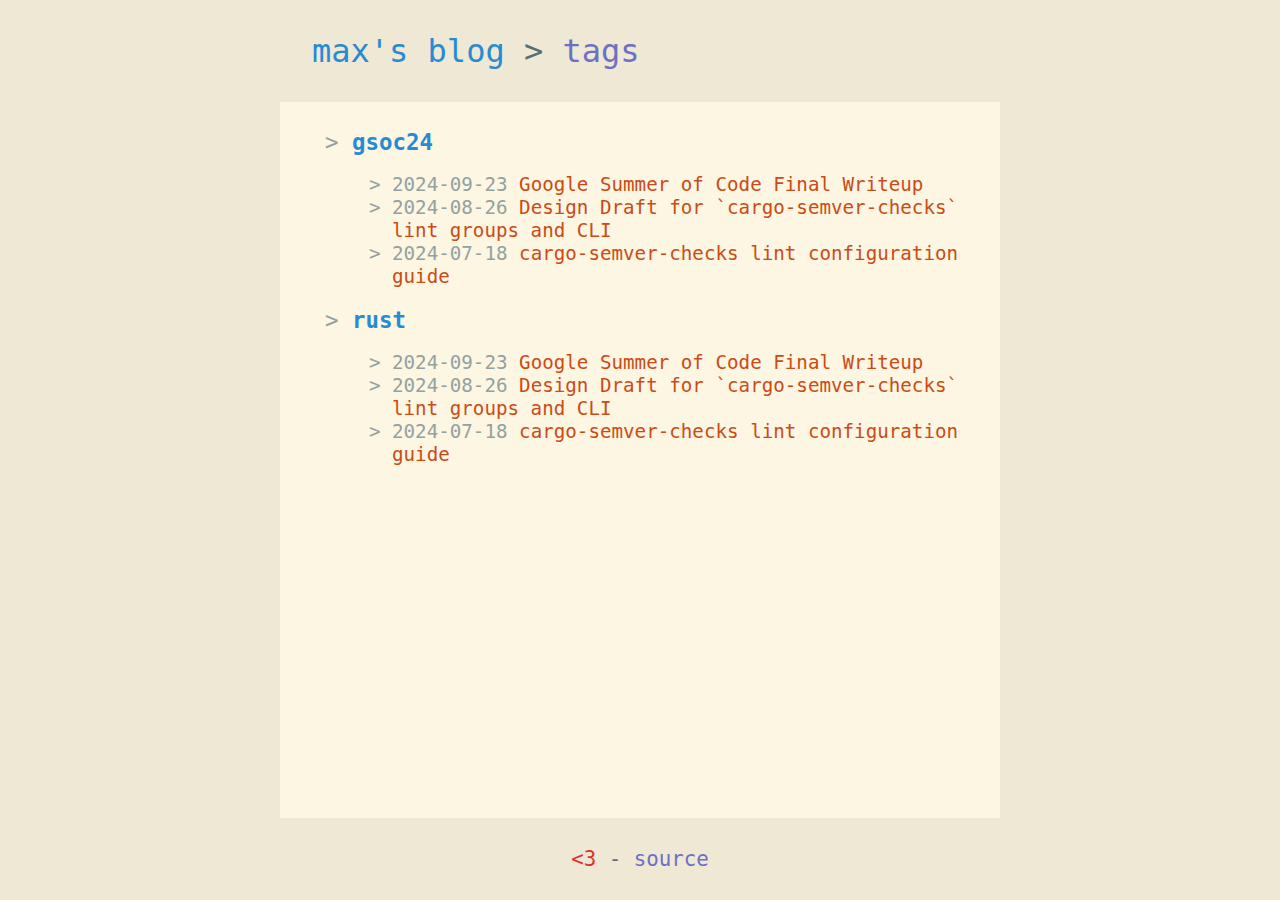
<file: tags/index.html>
<!DOCTYPE html>
<html lang="en">
	<head>
		<meta charset="utf-8" />
		<title>
tags
  | max's blog</title>
		<link rel="stylesheet" href="/base.css" />
	</head>
	<body class="light">
		<div id="content">
			<header>
				<a href="/">max's blog</a>
				
&gt; <a class="title" href="https://blog.mcarr.one/tags/">tags</a>

			</header>
			<article>
				

<ul id="tag-list">

	<li>
		<h2><a href="https://blog.mcarr.one/tags/gsoc24/">gsoc24</a></h2>
		<ul class="pages">
			
			<li>
				<span class="date">2024-09-23</span> <a href="https://blog.mcarr.one/gsoc-final/">Google Summer of Code Final Writeup</a>
			</li>
			
			<li>
				<span class="date">2024-08-26</span> <a href="https://blog.mcarr.one/lint-groups-cli-draft/">Design Draft for `cargo-semver-checks` lint groups and CLI</a>
			</li>
			
			<li>
				<span class="date">2024-07-18</span> <a href="https://blog.mcarr.one/csc-config-guide/">cargo-semver-checks lint configuration guide</a>
			</li>
			
		</ul>
	</li>

	<li>
		<h2><a href="https://blog.mcarr.one/tags/rust/">rust</a></h2>
		<ul class="pages">
			
			<li>
				<span class="date">2024-09-23</span> <a href="https://blog.mcarr.one/gsoc-final/">Google Summer of Code Final Writeup</a>
			</li>
			
			<li>
				<span class="date">2024-08-26</span> <a href="https://blog.mcarr.one/lint-groups-cli-draft/">Design Draft for `cargo-semver-checks` lint groups and CLI</a>
			</li>
			
			<li>
				<span class="date">2024-07-18</span> <a href="https://blog.mcarr.one/csc-config-guide/">cargo-semver-checks lint configuration guide</a>
			</li>
			
		</ul>
	</li>

</ul>



			</article>
			<footer>
				<p>
				<span id="heart">&lt;3</span> - <a href="https://github.com/suaviloquence/blog" target="_blank">source</a>
				</p>
			</footer>
		</div>
	</body>
</html>
</file>
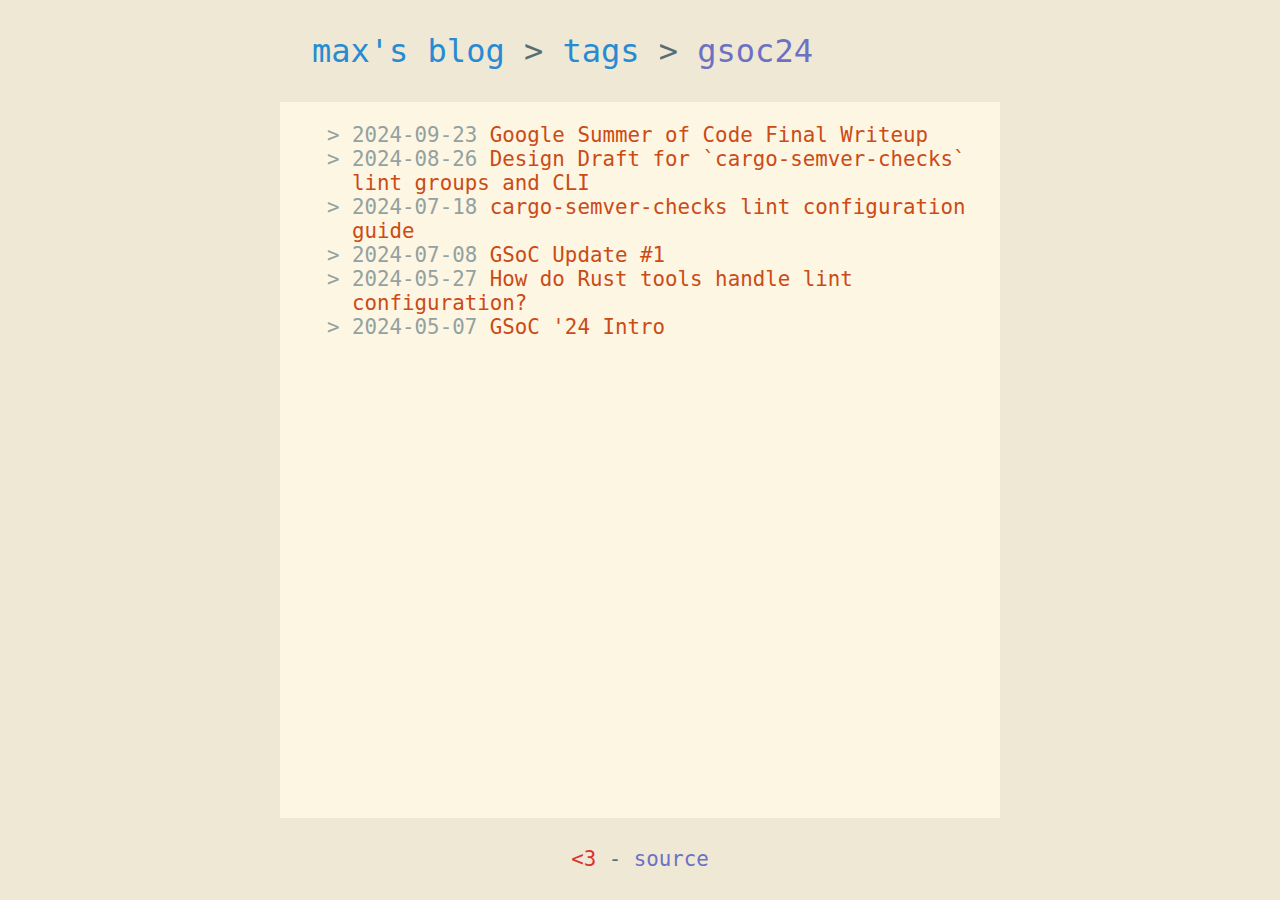
<file: tags/gsoc24/index.html>
<!DOCTYPE html>
<html lang="en">
	<head>
		<meta charset="utf-8" />
		<title>
gsoc24
  | max's blog</title>
		<link rel="stylesheet" href="/base.css" />
	</head>
	<body class="light">
		<div id="content">
			<header>
				<a href="/">max's blog</a>
				
&gt; <a href="/tags">tags</a> &gt; <a class="title" href="https://blog.mcarr.one/tags/gsoc24/">gsoc24</a>

			</header>
			<article>
				
	<ul id="pages">
		
		<li>
			<span class="date">2024-09-23</span> <a href="https://blog.mcarr.one/gsoc-final/">Google Summer of Code Final Writeup</a>
		</li>
		
		<li>
			<span class="date">2024-08-26</span> <a href="https://blog.mcarr.one/lint-groups-cli-draft/">Design Draft for `cargo-semver-checks` lint groups and CLI</a>
		</li>
		
		<li>
			<span class="date">2024-07-18</span> <a href="https://blog.mcarr.one/csc-config-guide/">cargo-semver-checks lint configuration guide</a>
		</li>
		
		<li>
			<span class="date">2024-07-08</span> <a href="https://blog.mcarr.one/gsoc-update-1/">GSoC Update #1</a>
		</li>
		
		<li>
			<span class="date">2024-05-27</span> <a href="https://blog.mcarr.one/rust-lint-config/">How do Rust tools handle lint configuration?</a>
		</li>
		
		<li>
			<span class="date">2024-05-07</span> <a href="https://blog.mcarr.one/gsoc-24-intro/">GSoC &#x27;24 Intro</a>
		</li>
		
	</ul>

			</article>
			<footer>
				<p>
				<span id="heart">&lt;3</span> - <a href="https://github.com/suaviloquence/blog" target="_blank">source</a>
				</p>
			</footer>
		</div>
	</body>
</html>
</file>
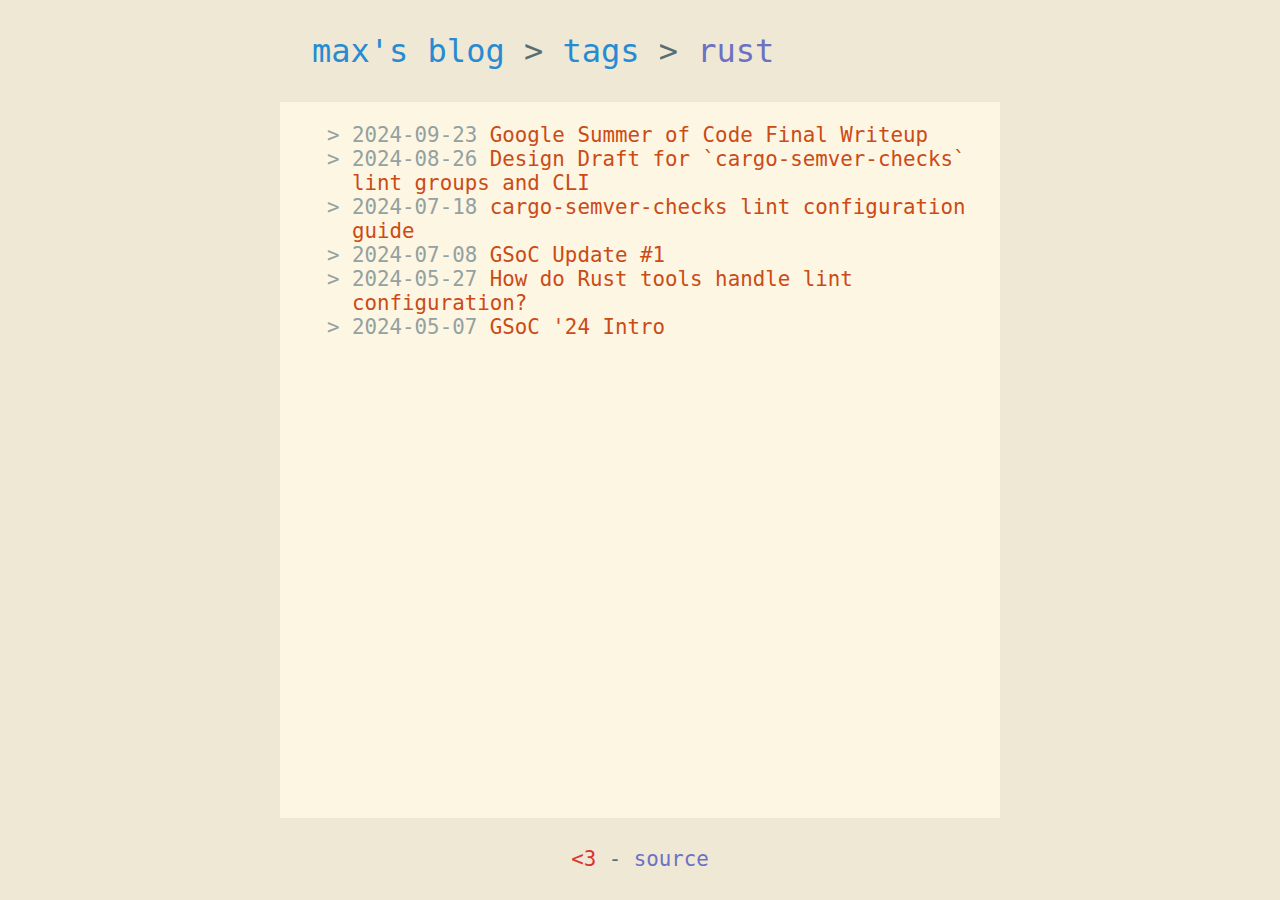
<file: tags/rust/index.html>
<!DOCTYPE html>
<html lang="en">
	<head>
		<meta charset="utf-8" />
		<title>
rust
  | max's blog</title>
		<link rel="stylesheet" href="/base.css" />
	</head>
	<body class="light">
		<div id="content">
			<header>
				<a href="/">max's blog</a>
				
&gt; <a href="/tags">tags</a> &gt; <a class="title" href="https://blog.mcarr.one/tags/rust/">rust</a>

			</header>
			<article>
				
	<ul id="pages">
		
		<li>
			<span class="date">2024-09-23</span> <a href="https://blog.mcarr.one/gsoc-final/">Google Summer of Code Final Writeup</a>
		</li>
		
		<li>
			<span class="date">2024-08-26</span> <a href="https://blog.mcarr.one/lint-groups-cli-draft/">Design Draft for `cargo-semver-checks` lint groups and CLI</a>
		</li>
		
		<li>
			<span class="date">2024-07-18</span> <a href="https://blog.mcarr.one/csc-config-guide/">cargo-semver-checks lint configuration guide</a>
		</li>
		
		<li>
			<span class="date">2024-07-08</span> <a href="https://blog.mcarr.one/gsoc-update-1/">GSoC Update #1</a>
		</li>
		
		<li>
			<span class="date">2024-05-27</span> <a href="https://blog.mcarr.one/rust-lint-config/">How do Rust tools handle lint configuration?</a>
		</li>
		
		<li>
			<span class="date">2024-05-07</span> <a href="https://blog.mcarr.one/gsoc-24-intro/">GSoC &#x27;24 Intro</a>
		</li>
		
	</ul>

			</article>
			<footer>
				<p>
				<span id="heart">&lt;3</span> - <a href="https://github.com/suaviloquence/blog" target="_blank">source</a>
				</p>
			</footer>
		</div>
	</body>
</html>
</file>
<file: base.css>
﻿.light{background-color:#eee8d5;margin:0;font-family:monospace;display:flex;align-items:center;justify-content:center}.light #content{display:flex;flex-direction:column;min-height:100vh;width:min(80vh,100vw)}.light header{padding:2rem;background-color:#eee8d5;color:#586e75;font-size:2rem}.light header a,.light header a:visited{color:#268bd2;text-decoration:none}.light header a.title,.light header a.title:visited{color:#6c71c4}.light article{flex-grow:1;background-color:#fdf6e3;color:#93a1a1;padding:.5rem 2rem}.light article #pages li,.light article .pages li{list-style:"> " outside;font-size:1.3rem}.light article #pages li a,.light article .pages li a{text-decoration:none;color:#cb4b16}.light article #subtitle{font-size:1.1rem;padding:0;margin:0}.light article #subtitle .date{font-weight:500}.light article #subtitle #tags{display:inline-flex;gap:1em;margin:0;padding:0}.light article #subtitle #tags li:first-child{list-style:none}.light article #subtitle #tags li{list-style:", "}.light article #subtitle #tags li a{text-decoration:none;color:#268bd2}.light article #page{font:1.1rem serif;}.light article #page :first-child{margin-top:0}.light article #page h1{font-size:1.3rem}.light article #page h2{font-size:1.2rem}.light article #page h1,.light article #page h2{font-family:monospace}.light article #page a{color:#268bd2}.light article #page a:visited{color:#6c71c4}.light article #page .nobr{white-space:nowrap}.light article #page pre{font-size:1rem;overflow:scroll}.light article #tag-list{list-style:"> "}.light article #tag-list>li{font-size:1.4rem}.light article #tag-list>li h2{font-size:inherit}.light article #tag-list>li h2 a{text-decoration:none;color:#268bd2}.light article #tag-list .pages li{font-size:1.2rem}.light article #show-toc #show-toc-box{display:none}.light article #show-toc #show-toc-box:checked+label::before{content:" ▼"}.light article #show-toc #show-toc-box+label::before{margin-right:.25rem;font-size:1.2rem;content:"▶"}.light article #show-toc #show-toc-box:checked+label::after{content:" (hide)"}.light article #show-toc #show-toc-box+label::after{content:" (show)"}.light article #show-toc label{font-size:1.1rem}.light article #show-toc:has(#show-toc-box:not(:checked))~#toc{display:none}.light article .notice{font-style:italic}.light article #toc li{font-size:1rem}.light article #toc li a{text-decoration:none;color:#93a1a1}.light article #toc li ol li{list-style:lower-alpha;font-size:.9rem}.light footer{padding:.5rem 2rem;background-color:#eee8d5;color:#586e75;font-size:1.3rem;display:flex;align-items:center;justify-content:center}.light footer #heart{color:#dc322f}.light footer a{text-decoration:none;color:#6c71c4}
</file>
